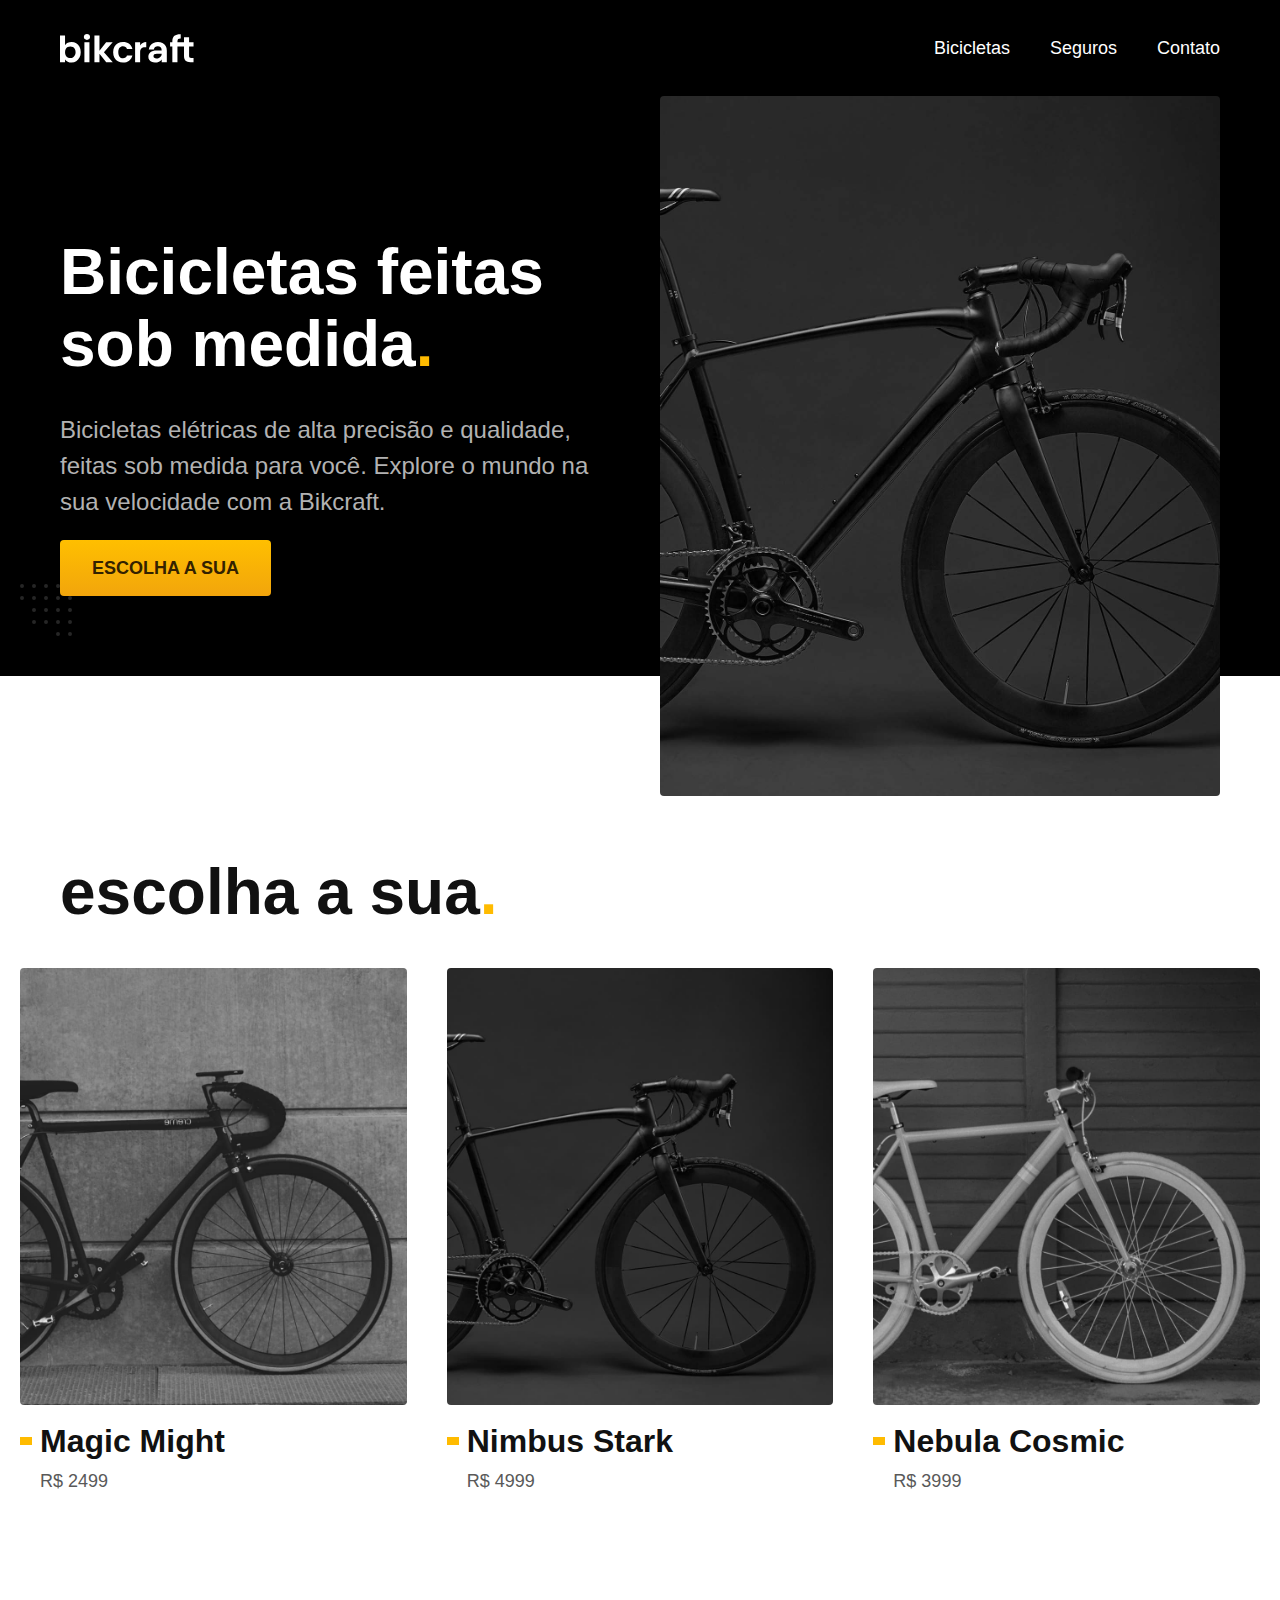
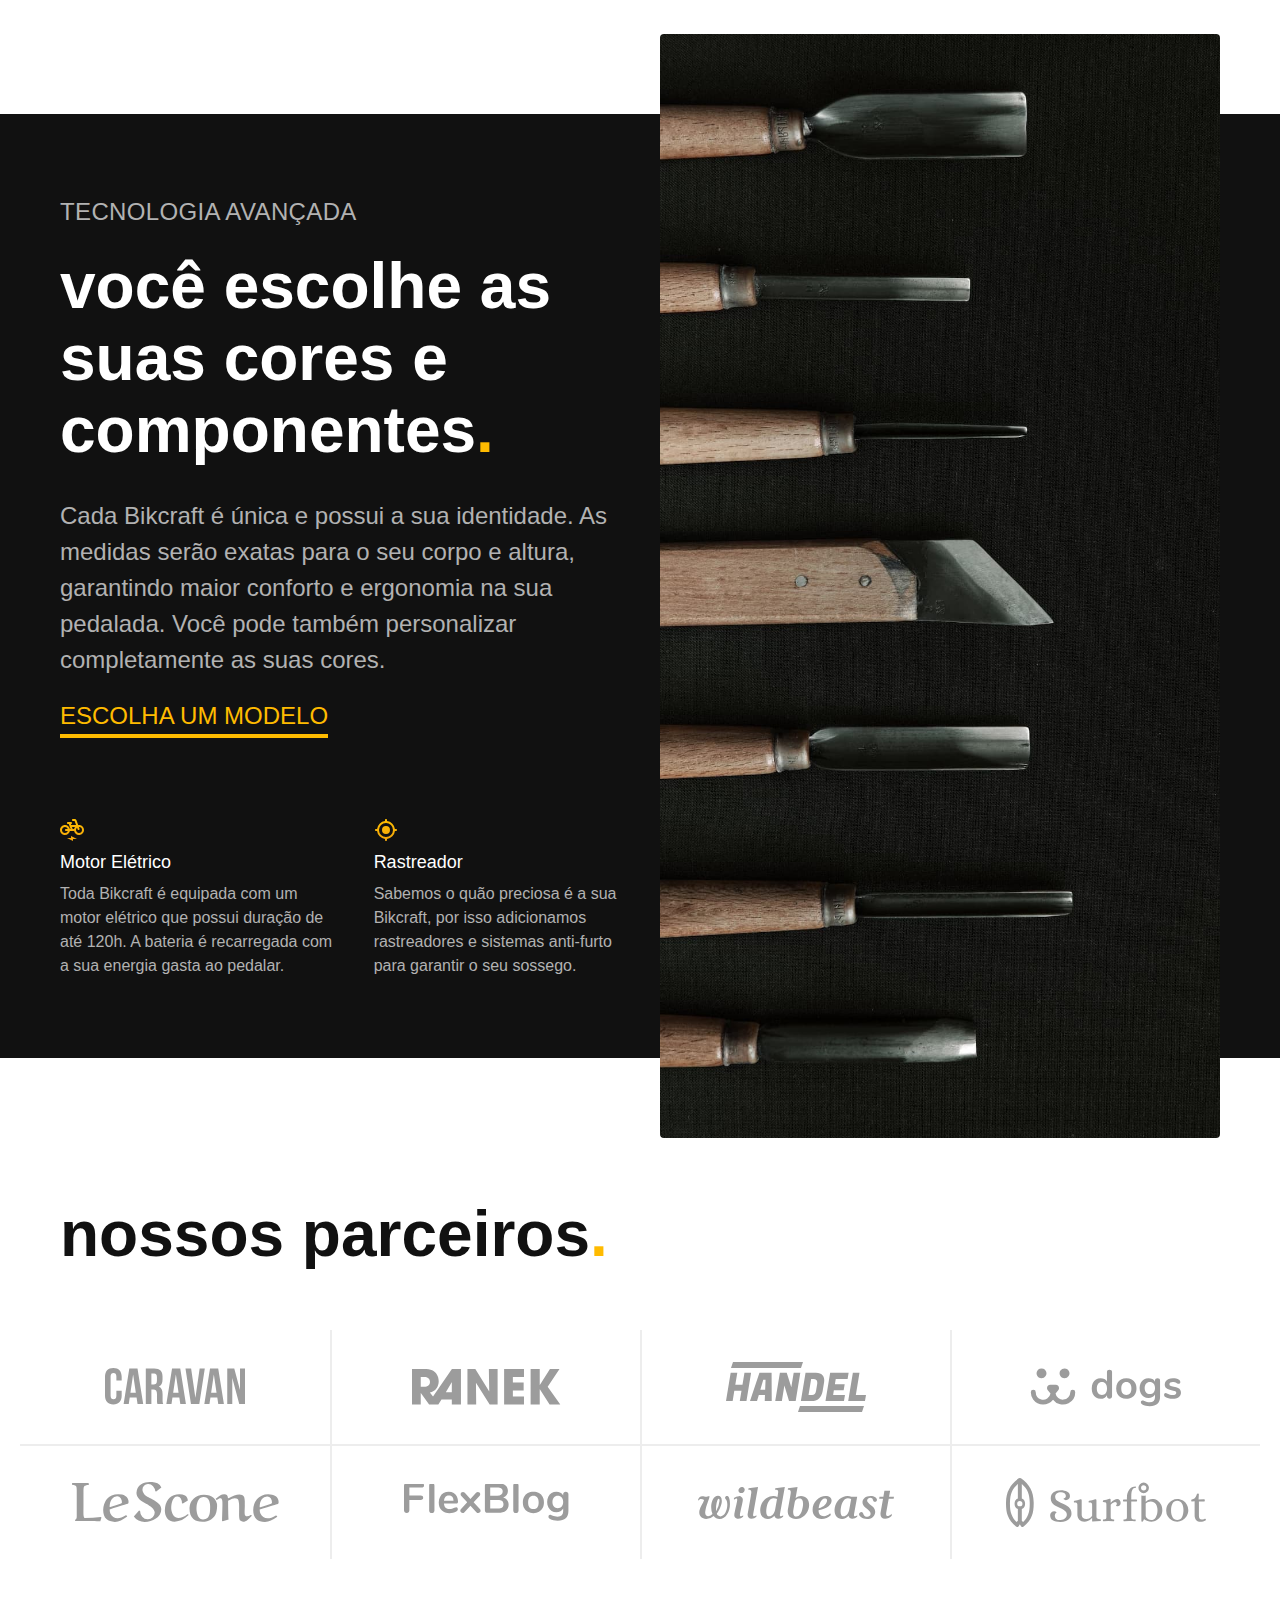
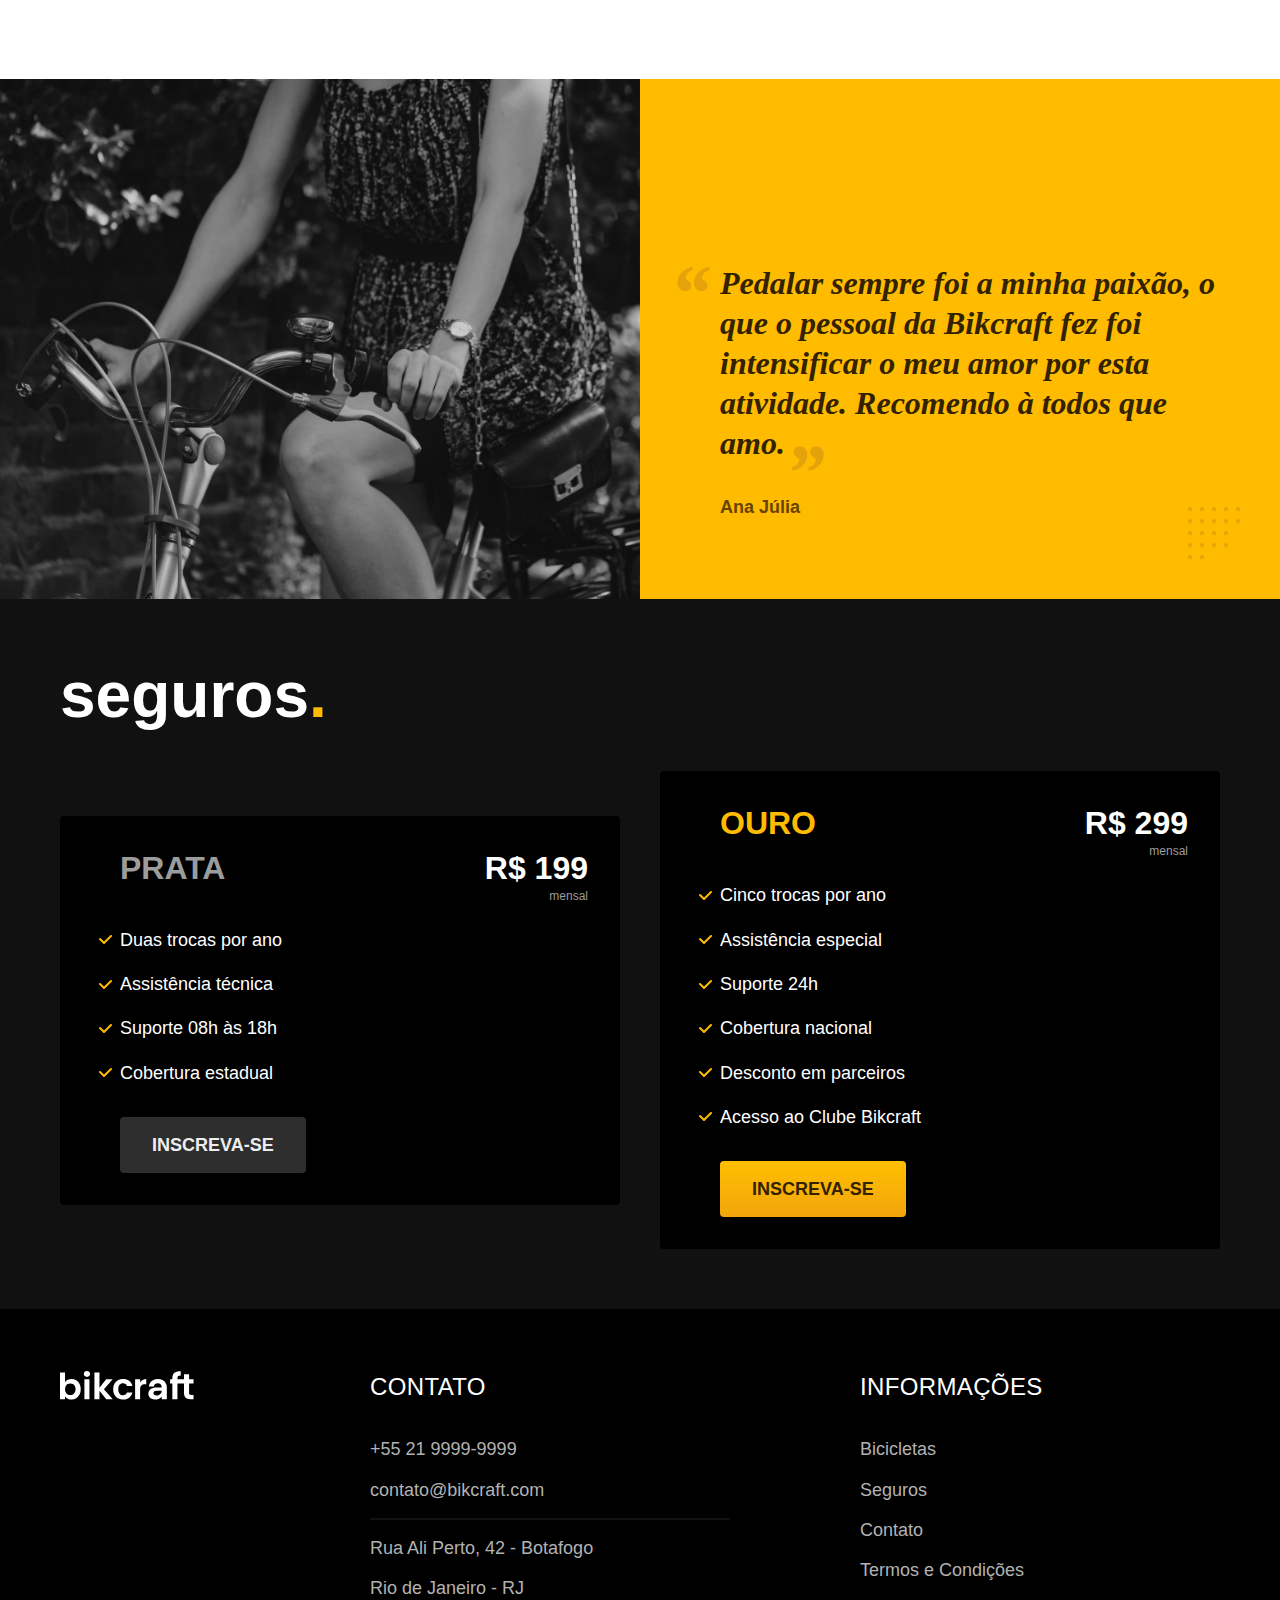
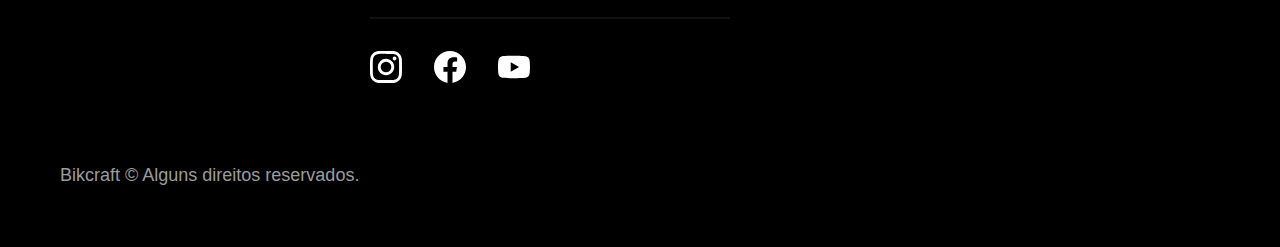
<file: index.html>
<!DOCTYPE html>
<html lang="pt-br">

<head>
  <meta charset="UTF-8">
  <meta name="viewport" content="width=device-width, initial-scale=1.0">

  <title>Bikcraft - Bicicletas Elétricas</title>
  <meta name="description" content="Bicicletas elétricas de alta precisão e qualidade, feitas sob medida para o cliente. Explore o mundo na sua velocidade com a Bikcraft.">

  <link rel="preload" href="./css/style.css" as="style">
  <link rel="stylesheet" href="./css/style.css">
</head>

<body>
  <header class="header-bg">
    <div class="header container">
      <a href="./">
        <img src="./img/bikcraft.svg" width="136" height="32" alt="Bikcraft">
      </a>

      <nav aria-label="primaria">
        <ul class="header-menu font-1-m cor-0">
          <li><a href="./bicicletas.html">Bicicletas</a></li>
          <li><a href="./seguros.html">Seguros</a></li>
          <li><a href="./contato.html">Contato</a></li>
        </ul>
      </nav>
    </div>
  </header>

  <main class="introducao-bg">
    <div class="introducao container">
      <div class="introducao-conteudo">
        <h1 class="font-1-xxl cor-0">Bicicletas feitas sob medida<span class="cor-p1">.</span></h1>
        <p class="font-2-l cor-5">Bicicletas elétricas de alta precisão e qualidade, feitas sob medida para você. Explore o mundo na sua velocidade com a Bikcraft.</p>
        <a class="botao" href="./bicicletas.html">Escolha a sua</a>
      </div>
      <picture>
        <source media="(max-width: 800px)" srcset="./img/bicicletas/nimbus.jpg">
        <img src="./img/fotos/introducao.jpg" width="1280" height="1600" alt="Bicicleta elétrica preta.">
      </picture>
    </div>
  </main>

  <article class="bicicletas-lista">
    <h2 class="container font-1-xxl">escolha a sua<span class="cor-p1">.</span></h2>

    <ul>
      <li>
        <a href="./bicicletas/magic.html">
          <img src="./img/bicicletas/magic-home.jpg" alt="Bicicleta preta" width="920" height="1040">
          <h3 class="font-1-xl">Magic Might</h3>
          <span class="font-2-m cor-8">R$ 2499</span>
        </a>
      </li>
      <li>
        <a href="./bicicletas/nimbus.html">
          <img src="./img/bicicletas/nimbus-home.jpg" alt="Bicicleta preta" width="920" height="1040">
          <h3 class="font-1-xl">Nimbus Stark</h3>
          <span class="font-2-m cor-8">R$ 4999</span>
        </a>
      </li>
      <li>
        <a href="./bicicletas/nebula.html">
          <img src="./img/bicicletas/nebula-home.jpg" alt="Bicicleta preta" width="920" height="1040">
          <h3 class="font-1-xl">Nebula Cosmic</h3>
          <span class="font-2-m cor-8">R$ 3999</span>
        </a>
      </li>
    </ul>
  </article>

  <article class="tecnologia-bg">
    <div class="tecnologia container">
      <div class="tecnologia-conteudo">
        <span class="font-2-l-b cor-5">Tecnologia Avançada</span>
        <h2 class="font-1-xxl cor-0">você escolhe as suas cores e componentes<span class="cor-p1">.</span></h2>
        <p class="font-2-l cor-5">Cada Bikcraft é única e possui a sua identidade. As medidas serão exatas para o seu corpo e altura, garantindo maior conforto e ergonomia na sua pedalada. Você pode também personalizar completamente as suas cores.</p>
        <a class="link" href="./bicicletas.html">Escolha um modelo</a>
        <div class="tecnologia-vantagens">
          <div>
            <img src="./img/icones/eletrica.svg" width="24" height="24" alt="">
            <h3 class="font-1-m cor-0">Motor Elétrico</h3>
            <p class="font-2-s cor-5">Toda Bikcraft é equipada com um motor elétrico que possui duração de até 120h. A bateria é recarregada com a sua energia gasta ao pedalar.</p>
          </div>
          <div>
            <img src="./img/icones/rastreador.svg" width="24" height="24" alt="">
            <h3 class="font-1-m cor-0">Rastreador</h3>
            <p class="font-2-s cor-5">Sabemos o quão preciosa é a sua Bikcraft, por isso adicionamos rastreadores e sistemas anti-furto para garantir o seu sossego.</p>
          </div>
        </div>
      </div>
      <div class="tecnologia-imagem">
        <img src="./img/fotos/tecnologia.jpg" width="1200" height="1920" alt="">
      </div>
    </div>
  </article>

  <section class="parceiros" aria-label="Nossos Parceiros">
    <h2 class="container font-1-xxl">nossos parceiros<span class="cor-p1">.</span></h2>

    <ul>
      <li><img src="./img/parceiros/caravan.svg" alt="Caravan" width="140" height="38"></li>
      <li><img src="./img/parceiros/ranek.svg" alt="Ranek" width="149" height="36"></li>
      <li><img src="./img/parceiros/handel.svg" alt="Handel" width="140" height="50"></li>
      <li><img src="./img/parceiros/dogs.svg" alt="Dogs" width="152" height="39"></li>
      <li><img src="./img/parceiros/lescone.svg" alt="LeScone" width="208" height="41"></li>
      <li><img src="./img/parceiros/flexblog.svg" alt="FlexBlog" width="165" height="38"></li>
      <li><img src="./img/parceiros/wildbeast.svg" alt="Wildbeast" width="196" height="34"></li>
      <li><img src="./img/parceiros/surfbot.svg" alt="Surfbot" width="200" height="49"></li>
    </ul>
  </section>

  <section class="depoimento" aria-label="Depoimento">
    <div>
      <img src="./img/fotos/depoimento.jpg" width="1560" height="1360" alt="Pessoa pedalando uma bicicleta Bikcraft">
    </div>
    <div class="depoimento-conteudo">
      <blockquote class="font-1-xl cor-p5">
        <p>Pedalar sempre foi a minha paixão, o que o pessoal da Bikcraft fez foi intensificar o meu amor por esta atividade. Recomendo à todos que amo.</p>
      </blockquote>
      <span class="font-1-m-b cor-p4">Ana Júlia</span>
    </div>
  </section>

  <article class="seguros-bg">
    <div class="seguros container">
      <h2 class="font-1-xxl cor-0">seguros<span class="cor-p1">.</span></h2>
      <div class="seguros-item">
        <h3 class="font-1-xl cor-6">PRATA</h3>
        <span class="font-1-xl cor-0">R$ 199 <span class="font-1-xs cor-6">mensal</span></span>
        <ul class="font-2-m cor-0">
          <li>Duas trocas por ano</li>
          <li>Assistência técnica</li>
          <li>Suporte 08h às 18h</li>
          <li>Cobertura estadual</li>
        </ul>
        <a class="botao secundario" href="./orcamento.html">Inscreva-se</a>
      </div>

      <div class="seguros-item">
        <h3 class="font-1-xl cor-p1">OURO</h3>
        <span class="font-1-xl cor-0">R$ 299 <span class="font-1-xs cor-6">mensal</span></span>
        <ul class="font-2-m cor-0">
          <li>Cinco trocas por ano</li>
          <li>Assistência especial</li>
          <li>Suporte 24h</li>
          <li>Cobertura nacional</li>
          <li>Desconto em parceiros</li>
          <li>Acesso ao Clube Bikcraft</li>
        </ul>
        <a class="botao" href="./orcamento.html">Inscreva-se</a>
      </div>
    </div>
  </article>

  <footer class="footer-bg">
    <div class="footer container">
      <img src="./img/bikcraft.svg" width="136" height="32" alt="Bikcraft">
      <div class="footer-contato">
        <h3 class="font-2-l-b cor-0">Contato</h3>
        <ul class="font-2-m cor-5">
          <li><a href="tel:+552199999999">+55 21 9999-9999</a></li>
          <li><a href="mailto:contato@bikcraft.com">contato@bikcraft.com</a></li>
          <li>Rua Ali Perto, 42 - Botafogo</li>
          <li>Rio de Janeiro - RJ</li>
        </ul>
        <div class="footer-redes">
          <a href="./">
            <img src="./img/redes/instagram.svg" width="32" height="32" alt="Instagram">
          </a>
          <a href="./">
            <img src="./img/redes/facebook.svg" width="32" height="32" alt="Facebook">
          </a>
          <a href="./">
            <img src="./img/redes/youtube.svg" width="32" height="32" alt="Youtube">
          </a>
        </div>
      </div>
      <div class="footer-informacoes">
        <h3 class="font-2-l-b cor-0">Informações</h3>
        <nav>
          <ul class="font-1-m cor-5">
            <li><a href="./bicicletas.html">Bicicletas</a></li>
            <li><a href="./seguros.html">Seguros</a></li>
            <li><a href="./contato.html">Contato</a></li>
            <li><a href="./termos.html">Termos e Condições</a></li>
          </ul>
        </nav>
      </div>
      <p class="footer-copy font-2-m cor-6">Bikcraft © Alguns direitos reservados.</p>
    </div>
  </footer>
</body>

</html>
</file>
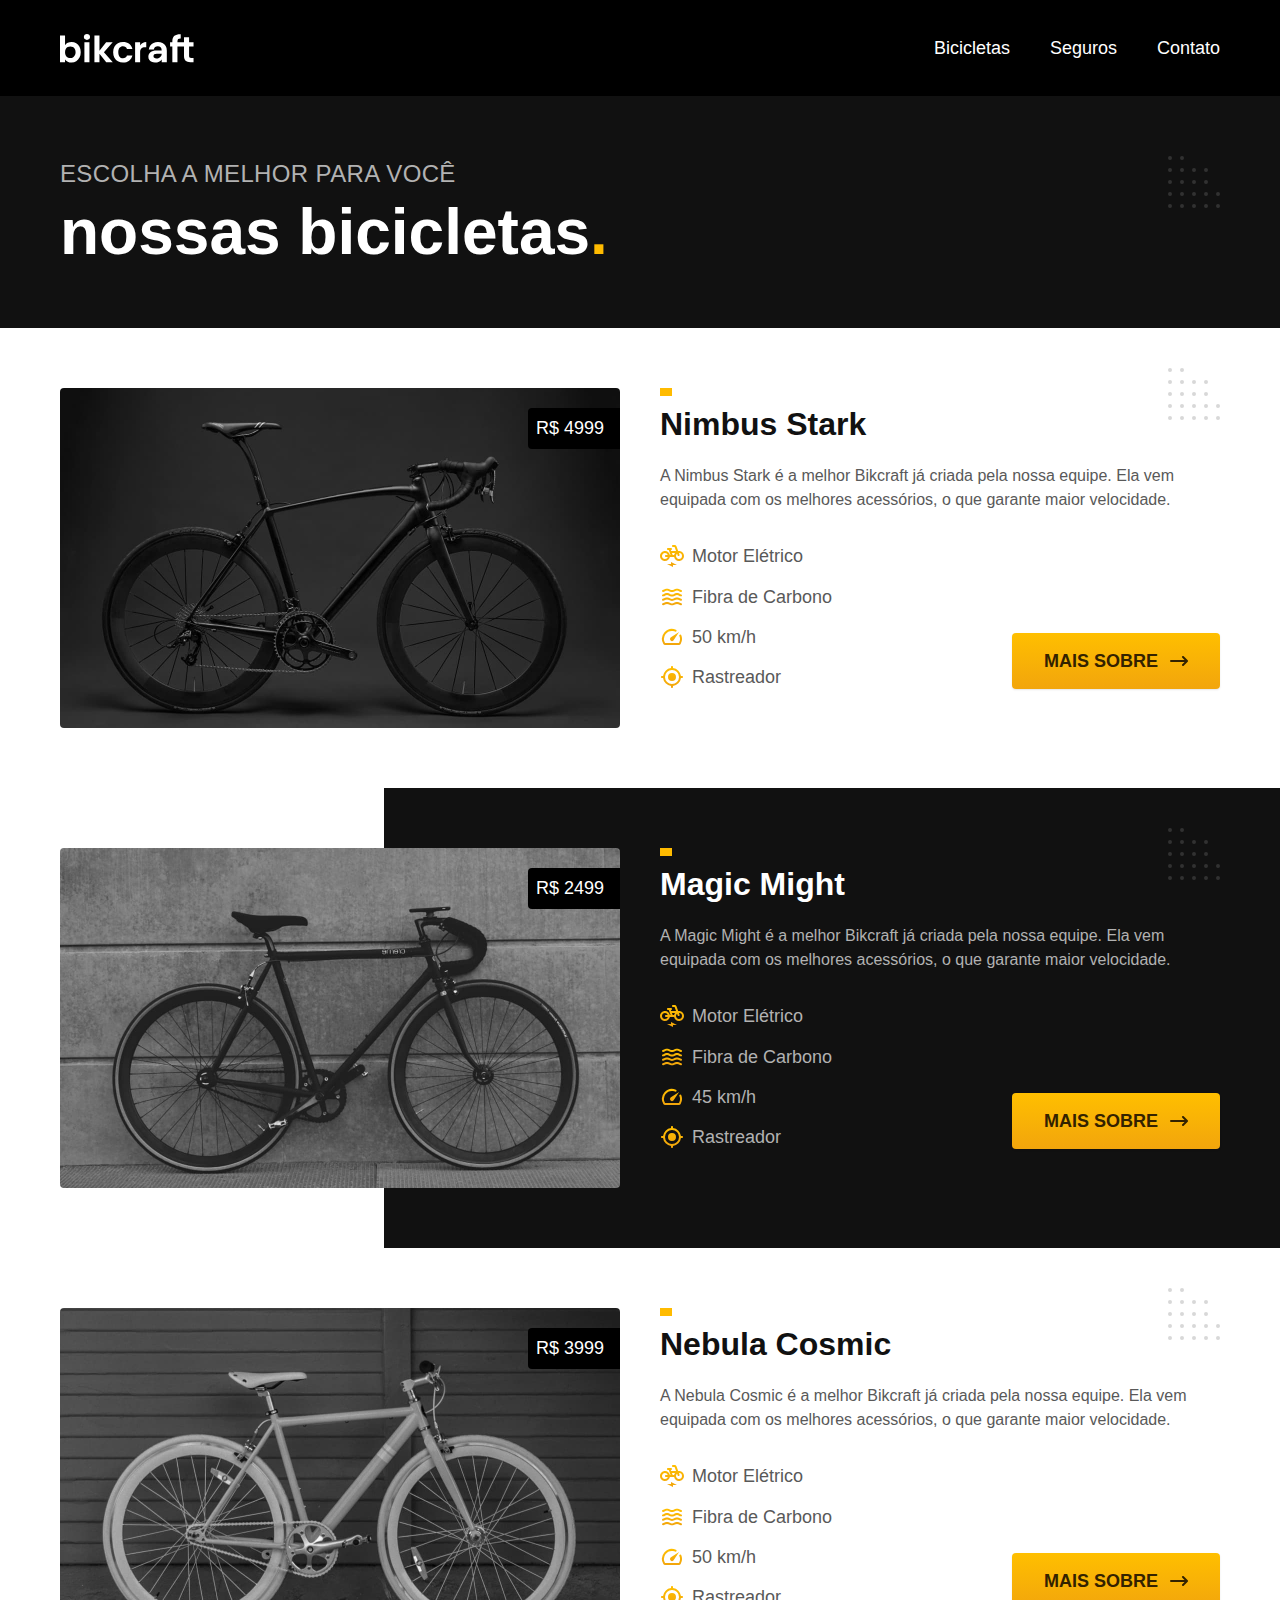
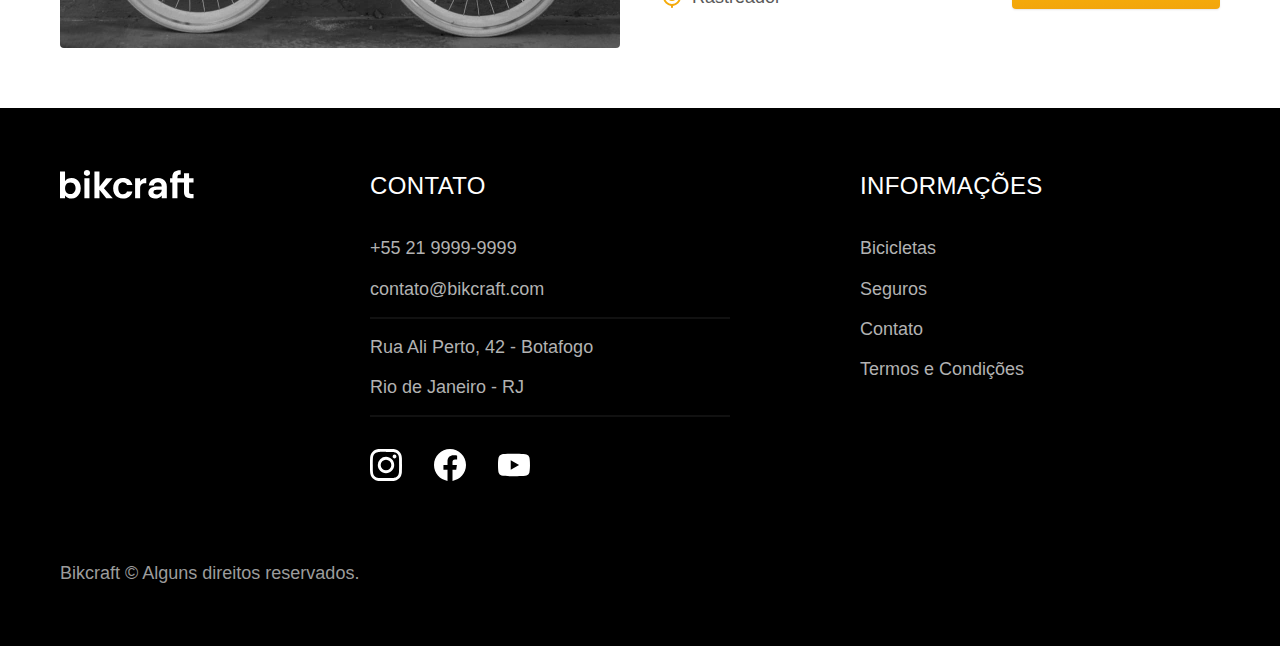
<file: bicicletas.html>
<!DOCTYPE html>
<html lang="pt-br">

<head>
  <meta charset="UTF-8">
  <meta name="viewport" content="width=device-width, initial-scale=1.0">

  <title>Bicicletas | Bikcraft</title>
  <meta name="description" content="Bicicletas">

  <link rel="preload" href="./css/style.css" as="style">
  <link rel="stylesheet" href="./css/style.css">
</head>

<body id="bicicletas">
  <header class="header-bg">
    <div class="header container">
      <a href="./">
        <img src="./img/bikcraft.svg" alt="Bikcraft">
      </a>

      <nav aria-label="primaria">
        <ul class="header-menu font-1-m cor-0">
          <li><a href="./bicicletas.html">Bicicletas</a></li>
          <li><a href="./seguros.html">Seguros</a></li>
          <li><a href="./contato.html">Contato</a></li>
        </ul>
      </nav>
    </div>
  </header>

  <main>
    <div class="titulo-bg">
      <div class="titulo container">
        <p class="font-2-l-b cor-5">Escolha a melhor para você</p>
        <h1 class="font-1-xxl cor-0">nossas bicicletas<span class="cor-p1">.</span></h1>
      </div>
    </div>

    <div class="bicicletas container">
      <div class="bicicletas-imagem">
        <img src="./img/bicicletas/nimbus.jpg" alt="Bicicleta preta">
        <span class="font-2-m cor-0">R$ 4999</span>
      </div>
      <div class="bicicletas-conteudo">
        <h2 class="font-1-xl">Nimbus Stark</h2>
        <p class="font-2-s cor-8">A Nimbus Stark é a melhor Bikcraft já criada pela nossa equipe. Ela vem equipada com os melhores acessórios, o que garante maior velocidade.</p>
        <ul class="font-1-m cor-8">
          <li>
            <img src="./img/icones/eletrica.svg" alt="">
            Motor Elétrico
          </li>
          <li>
            <img src="./img/icones/carbono.svg" alt="">
            Fibra de Carbono
          </li>
          <li>
            <img src="./img/icones/velocidade.svg" alt="">
            50 km/h
          </li>
          <li>
            <img src="./img/icones/rastreador.svg" alt="">
            Rastreador
          </li>
        </ul>
        <a class="botao seta" href="./bicicletas/nimbus.html">Mais Sobre</a>
      </div>
    </div>

    <div class="bicicletas-bg">
      <div class="bicicletas container">
        <div class="bicicletas-imagem">
          <img src="./img/bicicletas/magic.jpg" alt="Bicicleta preta">
          <span class="font-2-m cor-0">R$ 2499</span>
        </div>
        <div class="bicicletas-conteudo">
          <h2 class="font-1-xl cor-0">Magic Might</h2>
          <p class="font-2-s cor-5">A Magic Might é a melhor Bikcraft já criada pela nossa equipe. Ela vem equipada com os melhores acessórios, o que garante maior velocidade.</p>
          <ul class="font-1-m cor-5">
            <li>
              <img src="./img/icones/eletrica.svg" alt="">
              Motor Elétrico
            </li>
            <li>
              <img src="./img/icones/carbono.svg" alt="">
              Fibra de Carbono
            </li>
            <li>
              <img src="./img/icones/velocidade.svg" alt="">
              45 km/h
            </li>
            <li>
              <img src="./img/icones/rastreador.svg" alt="">
              Rastreador
            </li>
          </ul>
          <a class="botao seta" href="./bicicletas/magic.html">Mais Sobre</a>
        </div>
      </div>
    </div>

    <div class="bicicletas container">
      <div class="bicicletas-imagem">
        <img src="./img/bicicletas/nebula.jpg" alt="Bicicleta preta">
        <span class="font-2-m cor-0">R$ 3999</span>
      </div>
      <div class="bicicletas-conteudo">
        <h2 class="font-1-xl">Nebula Cosmic</h2>
        <p class="font-2-s cor-8">A Nebula Cosmic é a melhor Bikcraft já criada pela nossa equipe. Ela vem equipada com os melhores acessórios, o que garante maior velocidade.</p>
        <ul class="font-1-m cor-8">
          <li>
            <img src="./img/icones/eletrica.svg" alt="">
            Motor Elétrico
          </li>
          <li>
            <img src="./img/icones/carbono.svg" alt="">
            Fibra de Carbono
          </li>
          <li>
            <img src="./img/icones/velocidade.svg" alt="">
            50 km/h
          </li>
          <li>
            <img src="./img/icones/rastreador.svg" alt="">
            Rastreador
          </li>
        </ul>
        <a class="botao seta" href="./bicicletas/nebula.html">Mais Sobre</a>
      </div>
    </div>

  </main>

  <footer class="footer-bg">
    <div class="footer container">
      <img src="./img/bikcraft.svg" alt="Bikcraft">
      <div class="footer-contato">
        <h3 class="font-2-l-b cor-0">Contato</h3>
        <ul class="font-2-m cor-5">
          <li><a href="tel:+552199999999">+55 21 9999-9999</a></li>
          <li><a href="mailto:contato@bikcraft.com">contato@bikcraft.com</a></li>
          <li>Rua Ali Perto, 42 - Botafogo</li>
          <li>Rio de Janeiro - RJ</li>
        </ul>
        <div class="footer-redes">
          <a href="./">
            <img src="./img/redes/instagram.svg" alt="Instagram">
          </a>
          <a href="./">
            <img src="./img/redes/facebook.svg" alt="Facebook">
          </a>
          <a href="./">
            <img src="./img/redes/youtube.svg" alt="Youtube">
          </a>
        </div>
      </div>
      <div class="footer-informacoes">
        <h3 class="font-2-l-b cor-0">Informações</h3>
        <nav>
          <ul class="font-1-m cor-5">
            <li><a href="./bicicletas.html">Bicicletas</a></li>
            <li><a href="./seguros.html">Seguros</a></li>
            <li><a href="./contato.html">Contato</a></li>
            <li><a href="./termos.html">Termos e Condições</a></li>
          </ul>
        </nav>
      </div>
      <p class="footer-copy font-2-m cor-6">Bikcraft © Alguns direitos reservados.</p>
    </div>
  </footer>
</body>

</html>
</file>
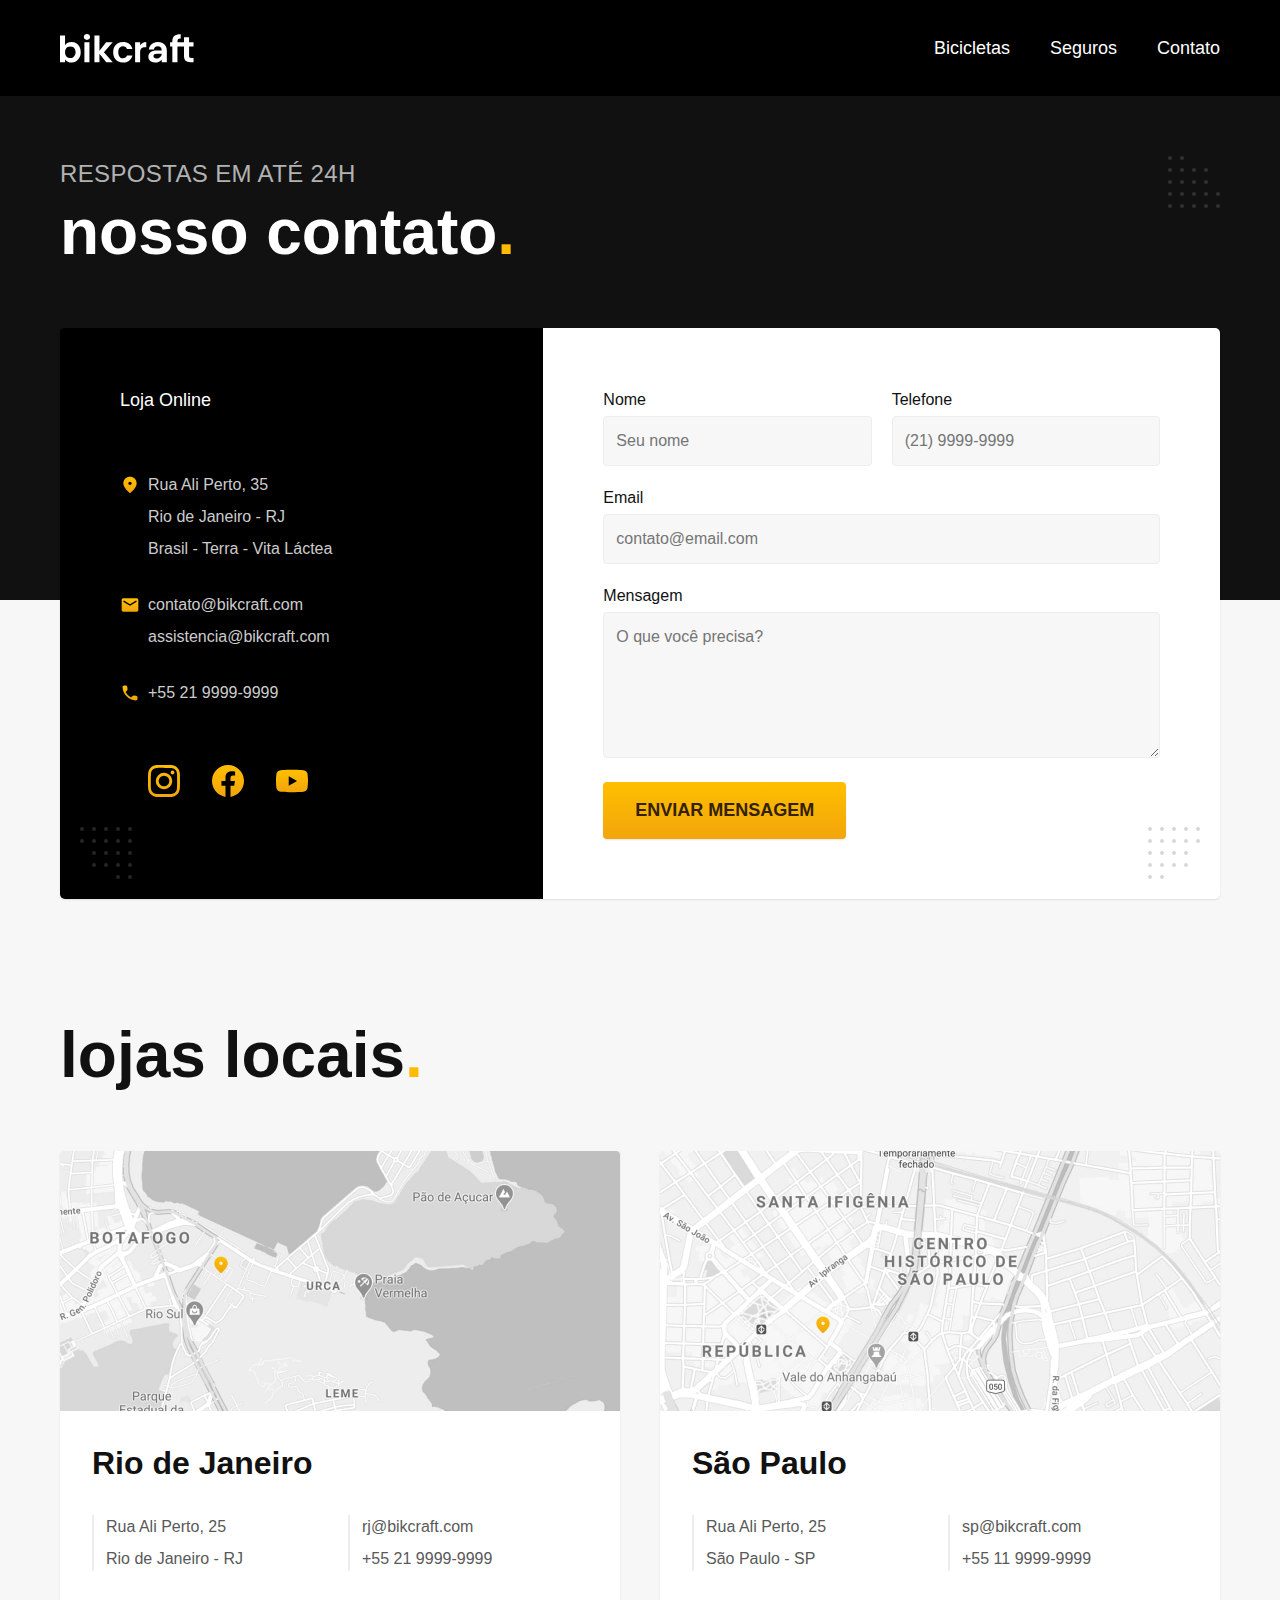
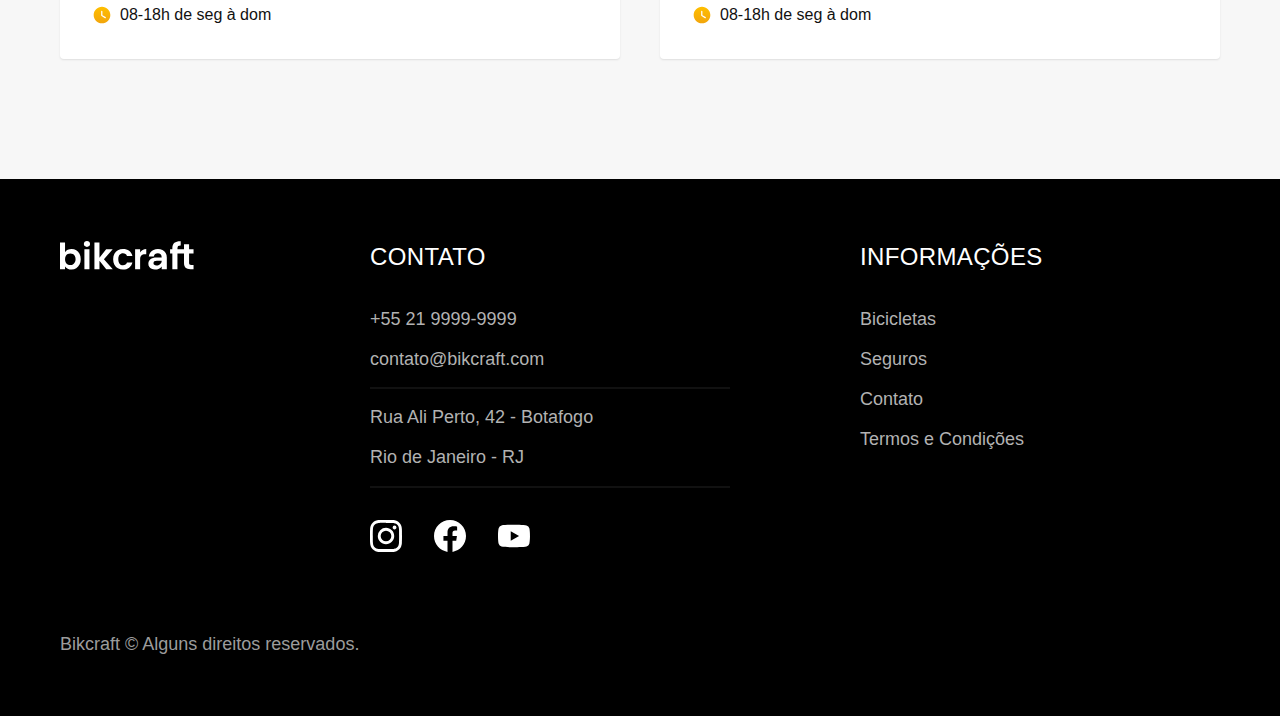
<file: contato.html>
<!DOCTYPE html>
<html lang="pt-br">

<head>
  <meta charset="UTF-8">
  <meta name="viewport" content="width=device-width, initial-scale=1.0">

  <title>Contato | Bikcraft</title>
  <meta name="description" content="Contato.">

  <link rel="preload" href="./css/style.css" as="style">
  <link rel="stylesheet" href="./css/style.css">
</head>

<body id="contato">
  <header class="header-bg">
    <div class="header container">
      <a href="./">
        <img src="./img/bikcraft.svg" alt="Bikcraft">
      </a>

      <nav aria-label="primaria">
        <ul class="header-menu font-1-m cor-0">
          <li><a href="./bicicletas.html">Bicicletas</a></li>
          <li><a href="./seguros.html">Seguros</a></li>
          <li><a href="./contato.html">Contato</a></li>
        </ul>
      </nav>
    </div>
  </header>

  <main>
    <div class="titulo-bg">
      <div class="titulo container">
        <p class="font-2-l-b cor-5">Respostas em até 24h</p>
        <h1 class="font-1-xxl cor-0">nosso contato<span class="cor-p1">.</span></h1>
      </div>
    </div>

    <div class="contato container">
      <section class="contato-dados" aria-label="Endereço">
        <h2 class="font-1-m cor-0">Loja Online</h2>
        <div class="contato-endereco font-2-s cor-4">
          <p>Rua Ali Perto, 35</p>
          <p>Rio de Janeiro - RJ</p>
          <p>Brasil - Terra - Vita Láctea</p>
        </div>
        <address class="contato-meios font-2-s cor-4">
          <a href="mailto:contato@bikcraft.com">contato@bikcraft.com</a>
          <a href="mailto:assistencia@bikcraft.com">assistencia@bikcraft.com</a>
          <a href="tel:+552199999999">+55 21 9999-9999</a>
        </address>
        <div class="contato-redes">
          <a href="./">
            <img src="./img/redes/instagram-p.svg" alt="Instagram">
          </a>
          <a href="./">
            <img src="./img/redes/facebook-p.svg" alt="Facebook">
          </a>
          <a href="./">
            <img src="./img/redes/youtube-p.svg" alt="Youtube">
          </a>
        </div>
      </section>
      <section class="contato-formulario" aria-label="Formulário">
        <form class="form" action="./contato.html">
          <div>
            <label for="nome">Nome</label>
            <input type="text" id="nome" name="nome" placeholder="Seu nome">
          </div>
          <div>
            <label for="telefone">Telefone</label>
            <input type="text" id="telefone" name="telefone" placeholder="(21) 9999-9999">
          </div>
          <div class="col-2">
            <label for="email">Email</label>
            <input type="email" id="email" name="email" placeholder="contato@email.com">
          </div>
          <div class="col-2">
            <label for="mensagem">Mensagem</label>
            <textarea rows="5" id="mensagem" name="mensagem" placeholder="O que você precisa?"></textarea>
          </div>
          <button class="botao col-2">Enviar Mensagem</button>
        </form>
      </section>
    </div>
  </main>

  <article class="lojas container">
    <h2 class="font-1-xxl">lojas locais<span class="cor-p1">.</span></h2>
    <div class="lojas-item">
      <img src="./img/lojas/rj.jpg" alt="mapa marcando o endereço em Rua Ali Perto, 25 - Rio de Janeiro - RJ">
      <div class="lojas-conteudo">
        <h3 class="font-1-xl">Rio de Janeiro</h3>
        <div class="lojas-dados font-2-s cor-8">
          <p>Rua Ali Perto, 25</p>
          <p>Rio de Janeiro - RJ</p>
        </div>
        <div class="lojas-dados font-2-s cor-8">
          <a href="mailto:rj@bikcraft.com">rj@bikcraft.com</a>
          <a href="tel:+552199999999">+55 21 9999-9999</a>
        </div>
        <p class="lojas-tempo font-1-s"><img src="./img/icones/horario.svg" alt="">08-18h de seg à dom</p>
      </div>
    </div>

    <div class="lojas-item">
      <img src="./img/lojas/sp.jpg" alt="mapa marcando o endereço em Rua Ali Perto, 25 - São Paulo - SP">
      <div class="lojas-conteudo">
        <h3 class="font-1-xl">São Paulo</h3>
        <div class="lojas-dados font-2-s cor-8">
          <p>Rua Ali Perto, 25</p>
          <p>São Paulo - SP</p>
        </div>
        <div class="lojas-dados font-2-s cor-8">
          <a href="mailto:sp@bikcraft.com">sp@bikcraft.com</a>
          <a href="tel:+551199999999">+55 11 9999-9999</a>
        </div>
        <p class="lojas-tempo font-1-s"><img src="./img/icones/horario.svg" alt="">08-18h de seg à dom</p>
      </div>
    </div>
  </article>

  <footer class="footer-bg">
    <div class="footer container">
      <img src="./img/bikcraft.svg" alt="Bikcraft">
      <div class="footer-contato">
        <h3 class="font-2-l-b cor-0">Contato</h3>
        <ul class="font-2-m cor-5">
          <li><a href="tel:+552199999999">+55 21 9999-9999</a></li>
          <li><a href="mailto:contato@bikcraft.com">contato@bikcraft.com</a></li>
          <li>Rua Ali Perto, 42 - Botafogo</li>
          <li>Rio de Janeiro - RJ</li>
        </ul>
        <div class="footer-redes">
          <a href="./">
            <img src="./img/redes/instagram.svg" alt="Instagram">
          </a>
          <a href="./">
            <img src="./img/redes/facebook.svg" alt="Facebook">
          </a>
          <a href="./">
            <img src="./img/redes/youtube.svg" alt="Youtube">
          </a>
        </div>
      </div>
      <div class="footer-informacoes">
        <h3 class="font-2-l-b cor-0">Informações</h3>
        <nav>
          <ul class="font-1-m cor-5">
            <li><a href="./bicicletas.html">Bicicletas</a></li>
            <li><a href="./seguros.html">Seguros</a></li>
            <li><a href="./contato.html">Contato</a></li>
            <li><a href="./termos.html">Termos e Condições</a></li>
          </ul>
        </nav>
      </div>
      <p class="footer-copy font-2-m cor-6">Bikcraft © Alguns direitos reservados.</p>
    </div>
  </footer>
</body>

</html>
</file>
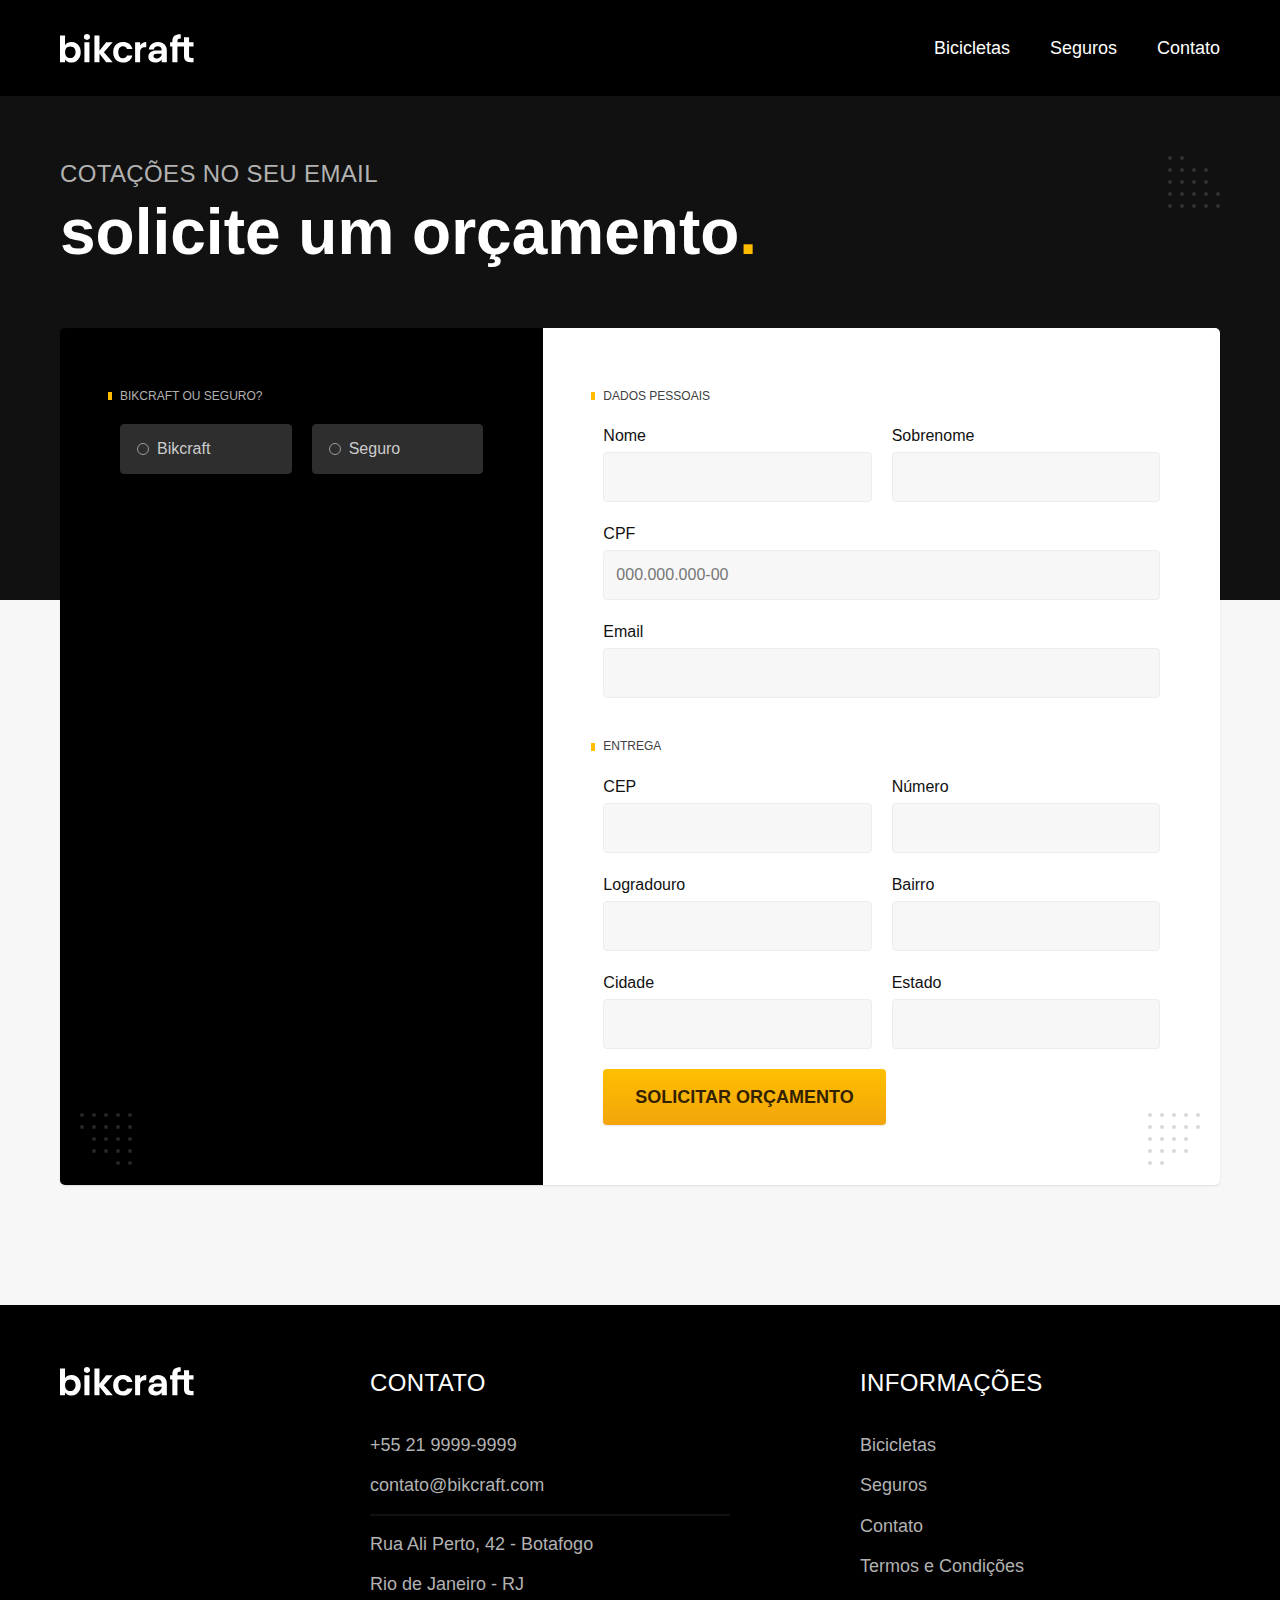
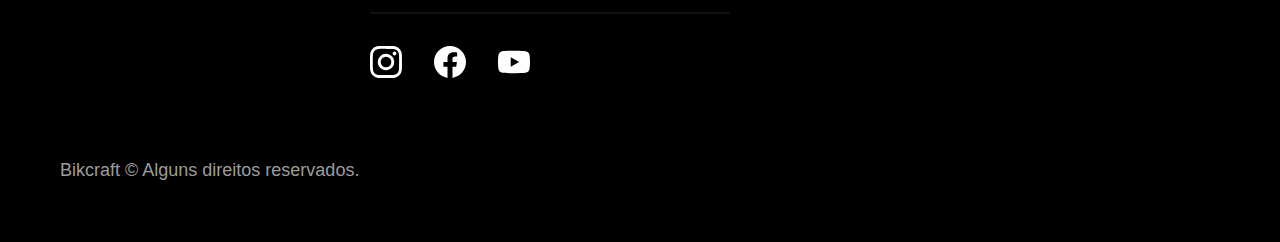
<file: orcamento.html>
<!DOCTYPE html>
<html lang="pt-br">

<head>
  <meta charset="UTF-8">
  <meta name="viewport" content="width=device-width, initial-scale=1.0">

  <title>Orçamento | Bikcraft</title>
  <meta name="description" content="Orçamento.">

  <link rel="preload" href="./css/style.css" as="style">
  <link rel="stylesheet" href="./css/style.css">
</head>

<body id="orcamento">
  <header class="header-bg">
    <div class="header container">
      <a href="./">
        <img src="./img/bikcraft.svg" alt="Bikcraft">
      </a>

      <nav aria-label="primaria">
        <ul class="header-menu font-1-m cor-0">
          <li><a href="./bicicletas.html">Bicicletas</a></li>
          <li><a href="./seguros.html">Seguros</a></li>
          <li><a href="./contato.html">Contato</a></li>
        </ul>
      </nav>
    </div>
  </header>

  <main>
    <div class="titulo-bg">
      <div class="titulo container">
        <p class="font-2-l-b cor-5">Cotações no seu email</p>
        <h1 class="font-1-xxl cor-0">solicite um orçamento<span class="cor-p1">.</span></h1>
      </div>
    </div>

    <form class="orcamento container" action="./orcamento.html">
      <div class="orcamento-produto">
        <h2 class="font-1-xs cor-5">Bikcraft ou Seguro?</h2>

        <input type="radio" name="tipo" value="bikcraft" id="bikcraft">
        <label for="bikcraft">Bikcraft</label>

        <input type="radio" name="tipo" value="seguro" id="seguro">
        <label for="seguro">Seguro</label>

        <div class="orcamento-conteudo" id="orcamento-bikcraft">
          <h2 class="font-1-xs cor-5">Escolha a sua</h2>

          <input type="radio" name="produto" value="nimbus" id="nimbus">
          <label for="nimbus">Nimbus Stark <span>R$ 4999</span></label>
          <div class="orcamento-detalhes">
            <ul class="font-1-xs cor-8">
              <li><img src="./img/icones/eletrica.svg" alt=""> Motor Elétrico</li>
              <li><img src="./img/icones/carbono.svg" alt=""> Fibra de Carbono</li>
              <li><img src="./img/icones/velocidade.svg" alt=""> 50 km/h</li>
              <li><img src="./img/icones/rastreador.svg" alt=""> Rastreador</li>
            </ul>
            <img src="./img/bicicletas/nimbus.jpg" alt="Bicicleta preta">
          </div>

          <input type="radio" name="produto" value="magic" id="magic">
          <label for="magic">Magic Might <span>R$ 2499</span></label>
          <div class="orcamento-detalhes">
            <ul class="font-1-xs cor-8">
              <li><img src="./img/icones/eletrica.svg" alt=""> Motor Elétrico</li>
              <li><img src="./img/icones/carbono.svg" alt=""> Fibra de Carbono</li>
              <li><img src="./img/icones/velocidade.svg" alt=""> 45 km/h</li>
              <li><img src="./img/icones/rastreador.svg" alt=""> Rastreador</li>
            </ul>
            <img src="./img/bicicletas/magic.jpg" alt="Bicicleta preta">
          </div>

          <input type="radio" name="produto" value="nebula" id="nebula">
          <label for="nebula">Nebula Cosmic <span>R$ 3999</span></label>
          <div class="orcamento-detalhes">
            <ul class="font-1-xs cor-8">
              <li><img src="./img/icones/eletrica.svg" alt=""> Motor Elétrico</li>
              <li><img src="./img/icones/carbono.svg" alt=""> Fibra de Carbono</li>
              <li><img src="./img/icones/velocidade.svg" alt=""> 40 km/h</li>
              <li><img src="./img/icones/rastreador.svg" alt=""> Rastreador</li>
            </ul>
            <img src="./img/bicicletas/nebula.jpg" alt="Bicicleta branca">
          </div>

        </div>

        <div class="orcamento-conteudo" id="orcamento-seguro">
          <h2 class="font-1-xs cor-5">Escolha o plano</h2>

          <input type="radio" name="produto" value="prata" id="prata">
          <label for="prata">Prata <span>R$ 199</span></label>

          <input type="radio" name="produto" value="ouro" id="ouro">
          <label for="ouro">Ouro <span>R$ 299</span></label>
        </div>
      </div>
      <div class="orcamento-dados form">
        <h2 class="font-1-xs cor-9 col-2">dados pessoais</h2>
        <div>
          <label for="nome">Nome</label>
          <input type="text" id="nome" name="nome">
        </div>
        <div>
          <label for="sobrenome">Sobrenome</label>
          <input type="text" id="sobrenome" name="sobrenome">
        </div>
        <div class="col-2">
          <label for="cpf">CPF</label>
          <input type="text" id="cpf" name="cpf" placeholder="000.000.000-00">
        </div>
        <div class="col-2">
          <label for="email">Email</label>
          <input type="email" id="email" name="email">
        </div>
        <h2 class="font-1-xs cor-9 col-2">entrega</h2>
        <div>
          <label for="cep">CEP</label>
          <input type="text" id="cep" name="cep">
        </div>
        <div>
          <label for="numero">Número</label>
          <input type="text" id="numero" name="numero">
        </div>
        <div>
          <label for="logradouro">Logradouro</label>
          <input type="text" id="logradouro" name="logradouro">
        </div>
        <div>
          <label for="bairro">Bairro</label>
          <input type="text" id="bairro" name="bairro">
        </div>
        <div>
          <label for="cidade">Cidade</label>
          <input type="text" id="cidade" name="cidade">
        </div>
        <div>
          <label for="estado">Estado</label>
          <input type="text" id="estado" name="estado">
        </div>
        <button class="botao col-2">Solicitar Orçamento</button>
      </div>
    </form>
  </main>

  <footer class="footer-bg">
    <div class="footer container">
      <img src="./img/bikcraft.svg" alt="Bikcraft">
      <div class="footer-contato">
        <h3 class="font-2-l-b cor-0">Contato</h3>
        <ul class="font-2-m cor-5">
          <li><a href="tel:+552199999999">+55 21 9999-9999</a></li>
          <li><a href="mailto:contato@bikcraft.com">contato@bikcraft.com</a></li>
          <li>Rua Ali Perto, 42 - Botafogo</li>
          <li>Rio de Janeiro - RJ</li>
        </ul>
        <div class="footer-redes">
          <a href="./">
            <img src="./img/redes/instagram.svg" alt="Instagram">
          </a>
          <a href="./">
            <img src="./img/redes/facebook.svg" alt="Facebook">
          </a>
          <a href="./">
            <img src="./img/redes/youtube.svg" alt="Youtube">
          </a>
        </div>
      </div>
      <div class="footer-informacoes">
        <h3 class="font-2-l-b cor-0">Informações</h3>
        <nav>
          <ul class="font-1-m cor-5">
            <li><a href="./bicicletas.html">Bicicletas</a></li>
            <li><a href="./seguros.html">Seguros</a></li>
            <li><a href="./contato.html">Contato</a></li>
            <li><a href="./termos.html">Termos e Condições</a></li>
          </ul>
        </nav>
      </div>
      <p class="footer-copy font-2-m cor-6">Bikcraft © Alguns direitos reservados.</p>
    </div>
  </footer>
</body>

</html>
</file>
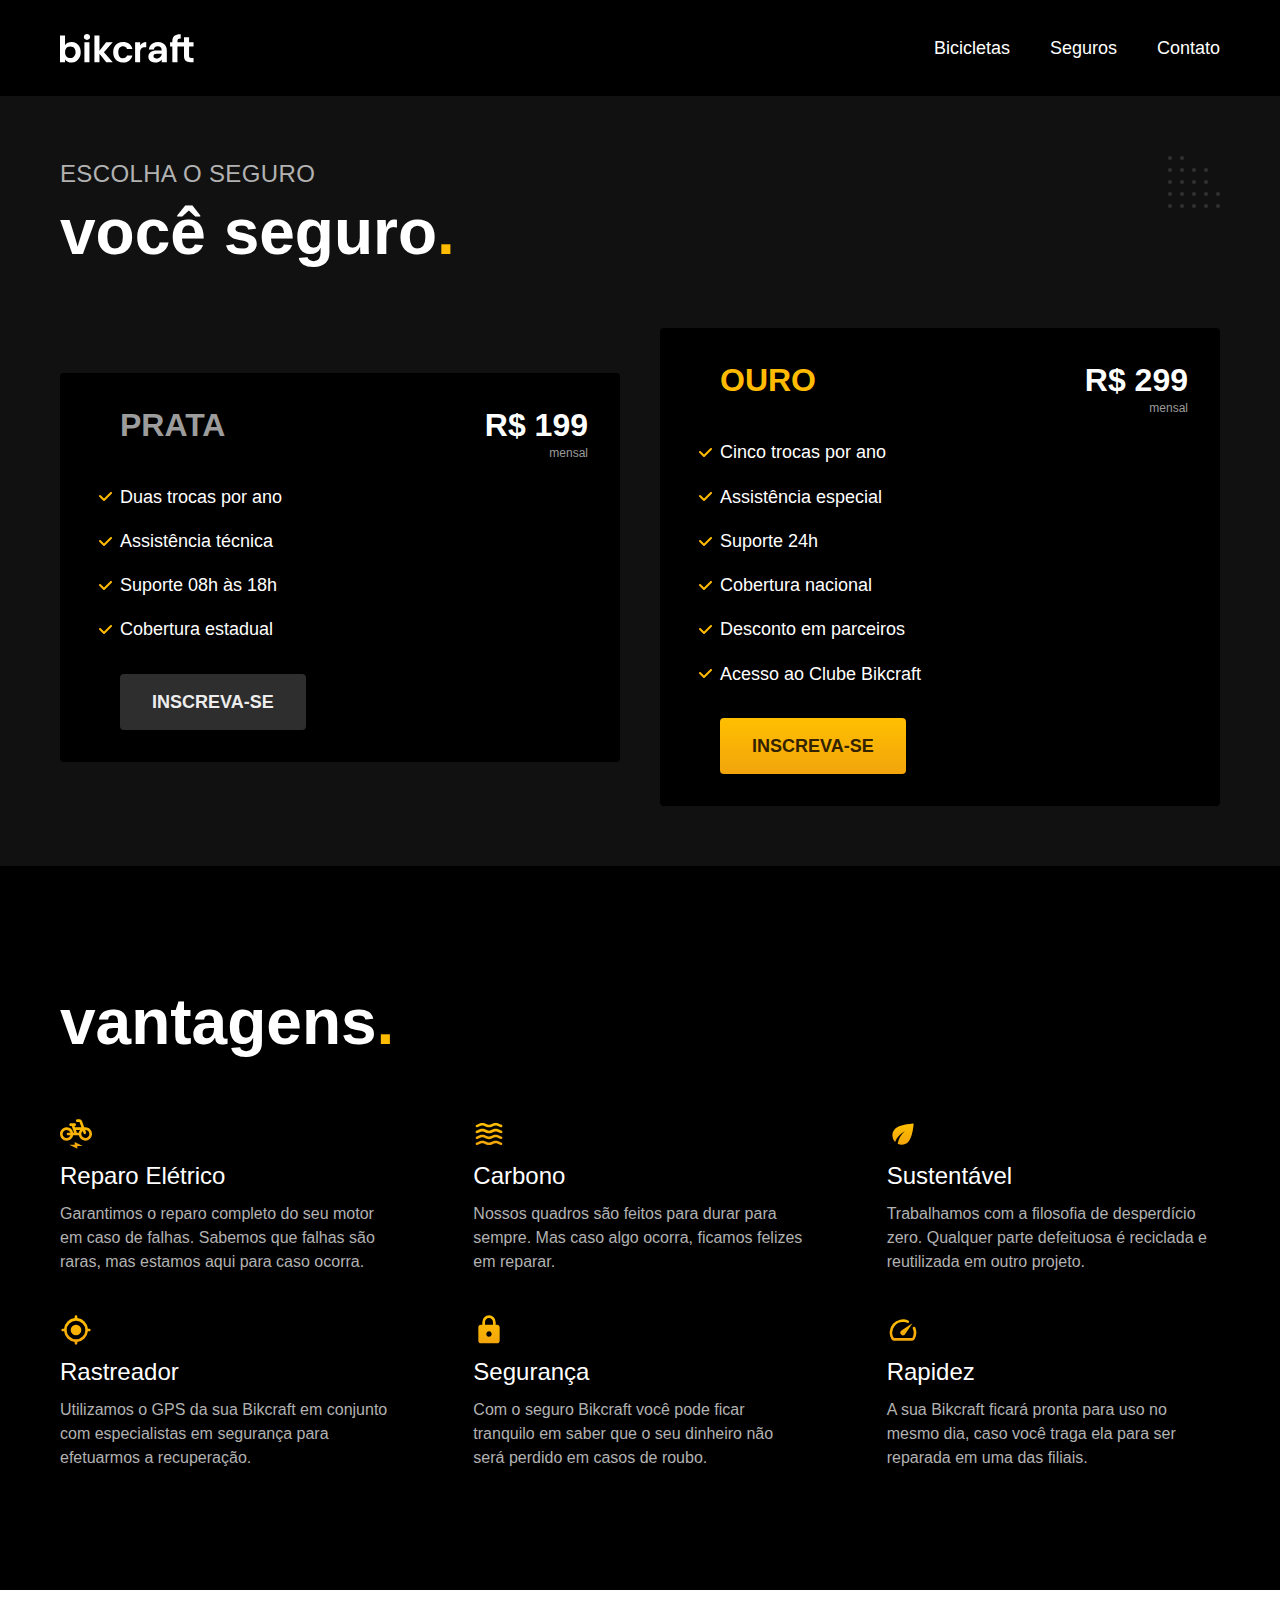
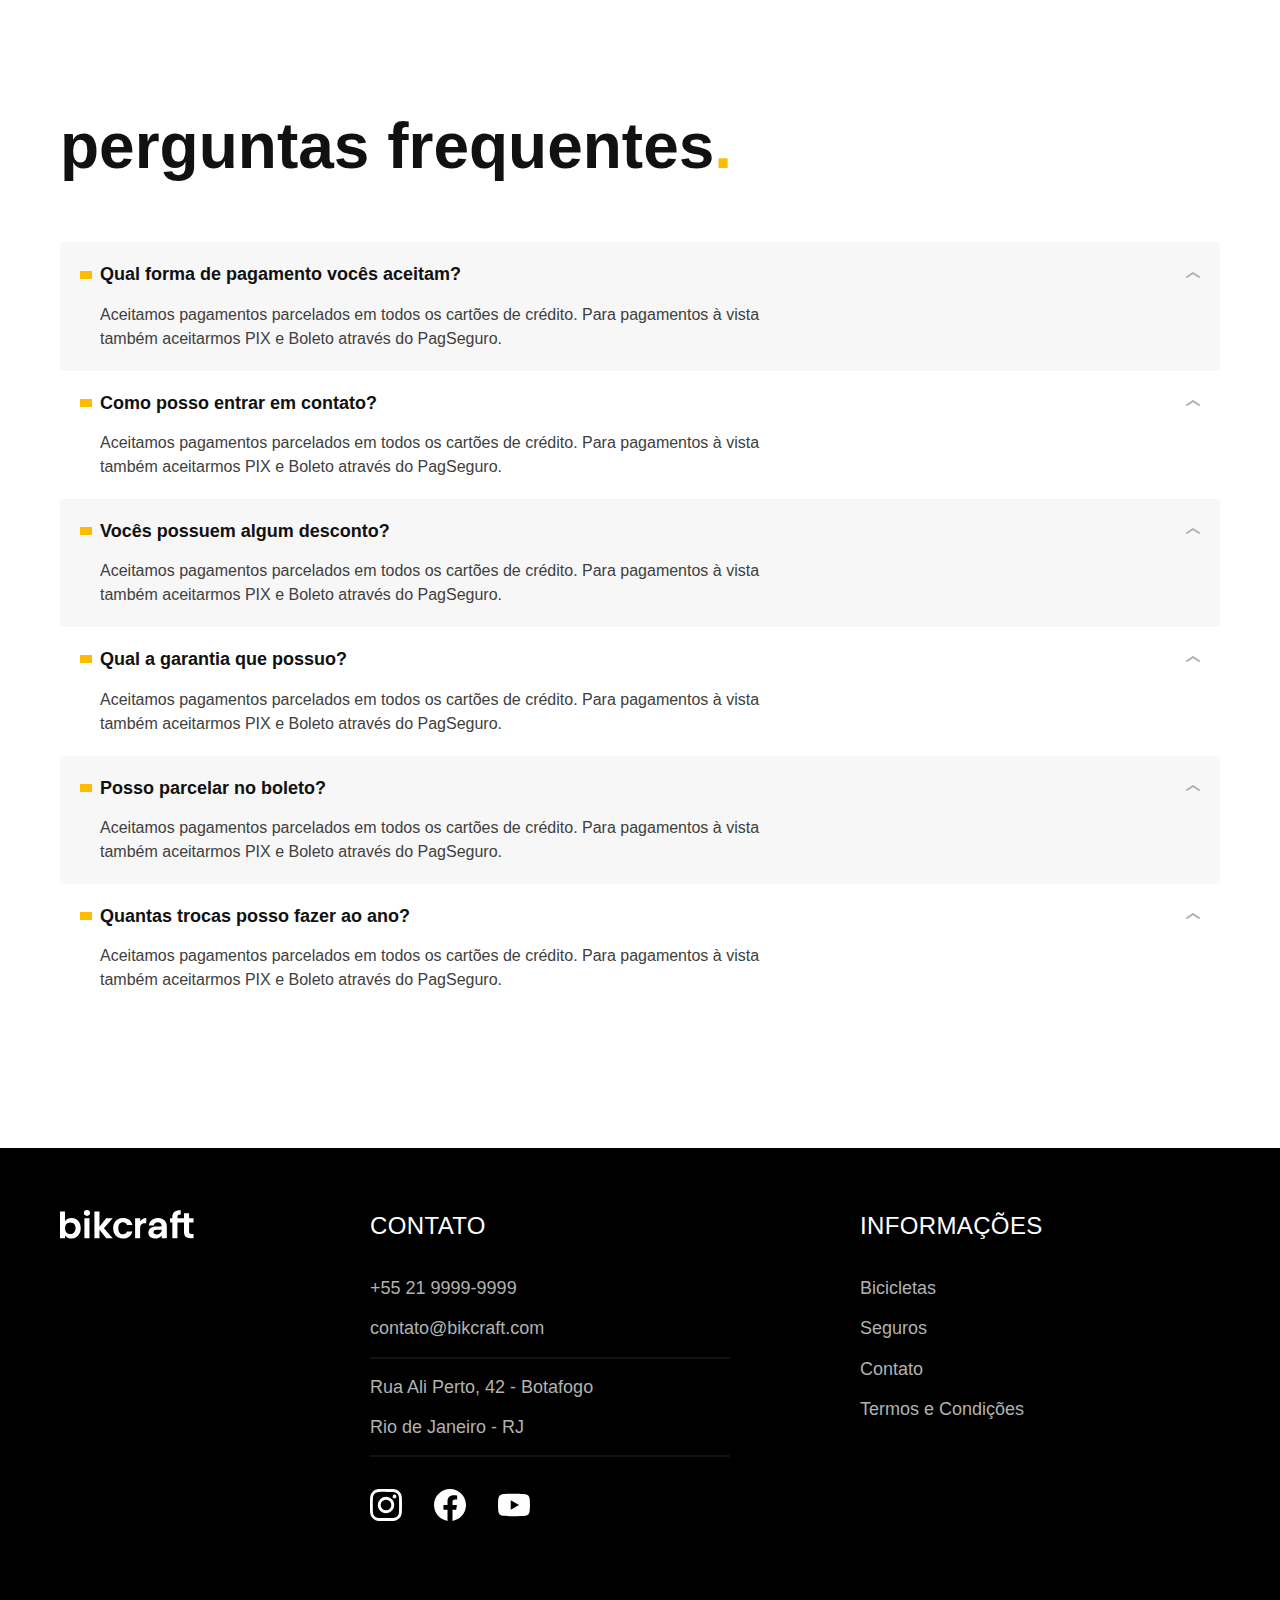
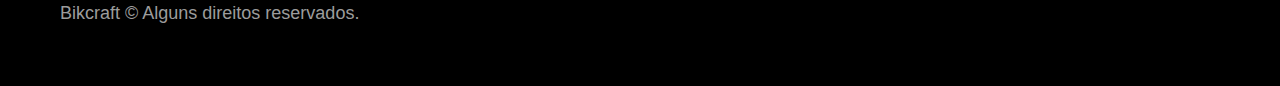
<file: seguros.html>
<!DOCTYPE html>
<html lang="pt-br">

<head>
  <meta charset="UTF-8">
  <meta name="viewport" content="width=device-width, initial-scale=1.0">

  <title>Seguros | Bikcraft</title>
  <meta name="description" content="Seguros.">

  <link rel="preload" href="./css/style.css" as="style">
  <link rel="stylesheet" href="./css/style.css">
</head>

<body id="seguros">
  <header class="header-bg">
    <div class="header container">
      <a href="./">
        <img src="./img/bikcraft.svg" alt="Bikcraft">
      </a>

      <nav aria-label="primaria">
        <ul class="header-menu font-1-m cor-0">
          <li><a href="./bicicletas.html">Bicicletas</a></li>
          <li><a href="./seguros.html">Seguros</a></li>
          <li><a href="./contato.html">Contato</a></li>
        </ul>
      </nav>
    </div>
  </header>

  <main class="seguros-bg">
    <div class="titulo-bg">
      <div class="titulo container">
        <p class="font-2-l-b cor-5">Escolha o seguro</p>
        <h1 class="font-1-xxl cor-0">você seguro<span class="cor-p1">.</span></h1>
      </div>
    </div>

    <div class="seguros container">

      <div class="seguros-item">
        <h3 class="font-1-xl cor-6">PRATA</h3>
        <span class="font-1-xl cor-0">R$ 199 <span class="font-1-xs cor-6">mensal</span></span>
        <ul class="font-2-m cor-0">
          <li>Duas trocas por ano</li>
          <li>Assistência técnica</li>
          <li>Suporte 08h às 18h</li>
          <li>Cobertura estadual</li>
        </ul>
        <a class="botao secundario" href="./orcamento.html">Inscreva-se</a>
      </div>

      <div class="seguros-item">
        <h3 class="font-1-xl cor-p1">OURO</h3>
        <span class="font-1-xl cor-0">R$ 299 <span class="font-1-xs cor-6">mensal</span></span>
        <ul class="font-2-m cor-0">
          <li>Cinco trocas por ano</li>
          <li>Assistência especial</li>
          <li>Suporte 24h</li>
          <li>Cobertura nacional</li>
          <li>Desconto em parceiros</li>
          <li>Acesso ao Clube Bikcraft</li>
        </ul>
        <a class="botao" href="./orcamento.html">Inscreva-se</a>
      </div>
    </div>
  </main>

  <article class="vantagens-bg">
    <div class="vantagens container">
      <h2 class="font-1-xxl cor-0">vantagens<span class="cor-p1">.</span></h2>
      <ul>
        <li>
          <img src="./img/icones/eletrica.svg" alt="">
          <h3 class="font-1-l cor-0">Reparo Elétrico</h3>
          <p class="font-2-s cor-5">Garantimos o reparo completo do seu motor em caso de falhas. Sabemos que falhas são raras, mas estamos aqui para caso ocorra.</p>
        </li>
        <li>
          <img src="./img/icones/carbono.svg" alt="">
          <h3 class="font-1-l cor-0">Carbono</h3>
          <p class="font-2-s cor-5">Nossos quadros são feitos para durar para sempre. Mas caso algo ocorra, ficamos felizes em reparar.</p>
        </li>
        <li>
          <img src="./img/icones/sustentavel.svg" alt="">
          <h3 class="font-1-l cor-0">Sustentável</h3>
          <p class="font-2-s cor-5">Trabalhamos com a filosofia de desperdício zero. Qualquer parte defeituosa é reciclada e reutilizada em outro projeto.</p>
        </li>
        <li>
          <img src="./img/icones/rastreador.svg" alt="">
          <h3 class="font-1-l cor-0">Rastreador</h3>
          <p class="font-2-s cor-5">Utilizamos o GPS da sua Bikcraft em conjunto com especialistas em segurança para efetuarmos a recuperação.</p>
        </li>
        <li>
          <img src="./img/icones/seguro.svg" alt="">
          <h3 class="font-1-l cor-0">Segurança</h3>
          <p class="font-2-s cor-5">Com o seguro Bikcraft você pode ficar tranquilo em saber que o seu dinheiro não será perdido em casos de roubo.</p>
        </li>
        <li>
          <img src="./img/icones/velocidade.svg" alt="">
          <h3 class="font-1-l cor-0">Rapidez</h3>
          <p class="font-2-s cor-5">A sua Bikcraft ficará pronta para uso no mesmo dia, caso você traga ela para ser reparada em uma das filiais.</p>
        </li>
      </ul>
    </div>
  </article>

  <article class="perguntas container">
    <h2 class="font-1-xxl">perguntas frequentes<span class="cor-p1">.</span></h2>

    <dl>
      <div>
        <dt class="font-1-m-b">Qual forma de pagamento vocês aceitam?</dt>
        <dd class="font-2-s cor-9">Aceitamos pagamentos parcelados em todos os cartões de crédito. Para pagamentos à vista também aceitarmos PIX e Boleto através do PagSeguro.</dd>
      </div>
      <div>
        <dt class="font-1-m-b">Como posso entrar em contato?</dt>
        <dd class="font-2-s cor-9">Aceitamos pagamentos parcelados em todos os cartões de crédito. Para pagamentos à vista também aceitarmos PIX e Boleto através do PagSeguro.</dd>
      </div>
      <div>
        <dt class="font-1-m-b">Vocês possuem algum desconto?</dt>
        <dd class="font-2-s cor-9">Aceitamos pagamentos parcelados em todos os cartões de crédito. Para pagamentos à vista também aceitarmos PIX e Boleto através do PagSeguro.</dd>
      </div>
      <div>
        <dt class="font-1-m-b">Qual a garantia que possuo?</dt>
        <dd class="font-2-s cor-9">Aceitamos pagamentos parcelados em todos os cartões de crédito. Para pagamentos à vista também aceitarmos PIX e Boleto através do PagSeguro.</dd>
      </div>
      <div>
        <dt class="font-1-m-b">Posso parcelar no boleto?</dt>
        <dd class="font-2-s cor-9">Aceitamos pagamentos parcelados em todos os cartões de crédito. Para pagamentos à vista também aceitarmos PIX e Boleto através do PagSeguro.</dd>
      </div>
      <div>
        <dt class="font-1-m-b">Quantas trocas posso fazer ao ano?</dt>
        <dd class="font-2-s cor-9">Aceitamos pagamentos parcelados em todos os cartões de crédito. Para pagamentos à vista também aceitarmos PIX e Boleto através do PagSeguro.</dd>
      </div>
    </dl>
  </article>

  <footer class="footer-bg">
    <div class="footer container">
      <img src="./img/bikcraft.svg" alt="Bikcraft">
      <div class="footer-contato">
        <h3 class="font-2-l-b cor-0">Contato</h3>
        <ul class="font-2-m cor-5">
          <li><a href="tel:+552199999999">+55 21 9999-9999</a></li>
          <li><a href="mailto:contato@bikcraft.com">contato@bikcraft.com</a></li>
          <li>Rua Ali Perto, 42 - Botafogo</li>
          <li>Rio de Janeiro - RJ</li>
        </ul>
        <div class="footer-redes">
          <a href="./">
            <img src="./img/redes/instagram.svg" alt="Instagram">
          </a>
          <a href="./">
            <img src="./img/redes/facebook.svg" alt="Facebook">
          </a>
          <a href="./">
            <img src="./img/redes/youtube.svg" alt="Youtube">
          </a>
        </div>
      </div>
      <div class="footer-informacoes">
        <h3 class="font-2-l-b cor-0">Informações</h3>
        <nav>
          <ul class="font-1-m cor-5">
            <li><a href="./bicicletas.html">Bicicletas</a></li>
            <li><a href="./seguros.html">Seguros</a></li>
            <li><a href="./contato.html">Contato</a></li>
            <li><a href="./termos.html">Termos e Condições</a></li>
          </ul>
        </nav>
      </div>
      <p class="footer-copy font-2-m cor-6">Bikcraft © Alguns direitos reservados.</p>
    </div>
  </footer>
</body>

</html>
</file>
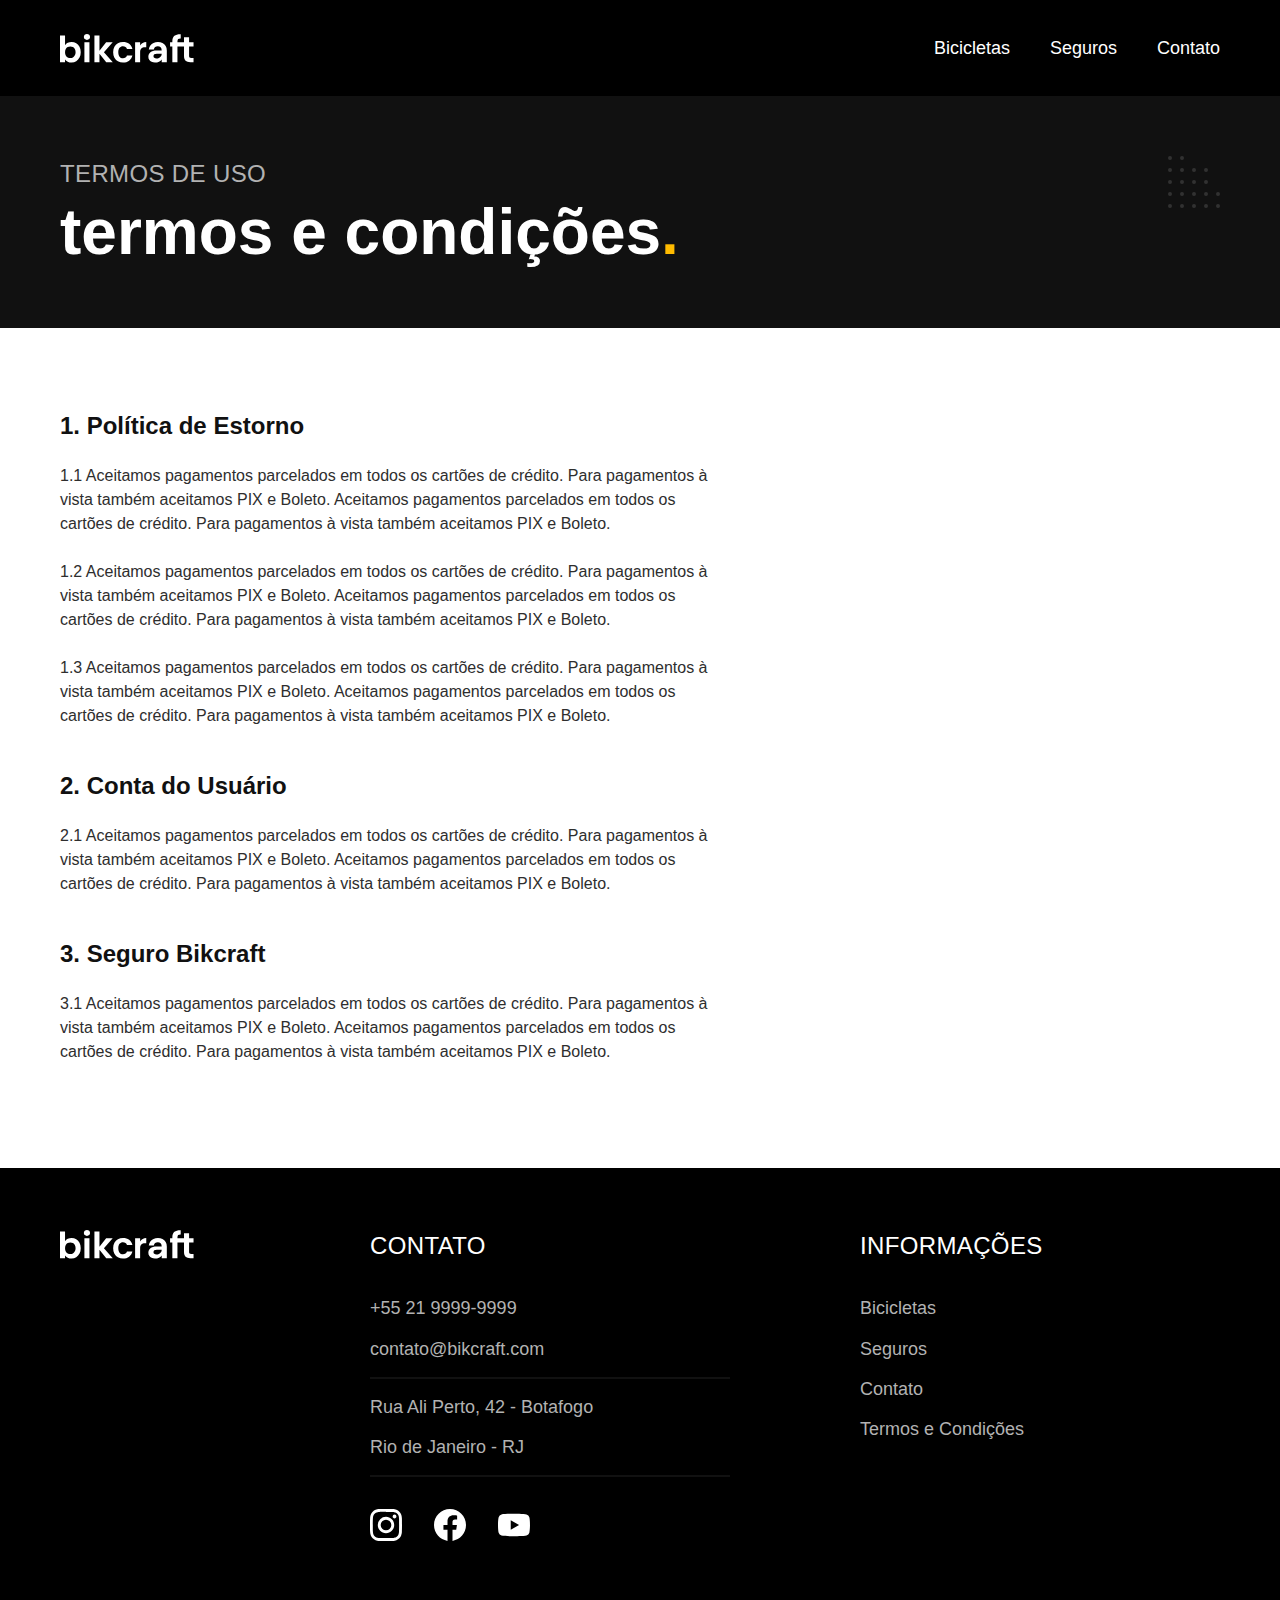
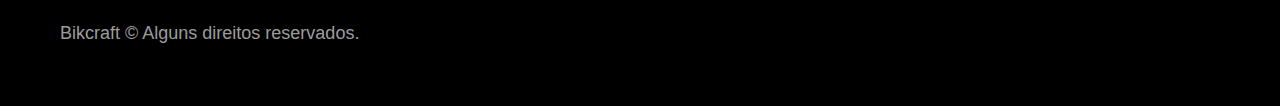
<file: termos.html>
<!DOCTYPE html>
<html lang="pt-br">

<head>
  <meta charset="UTF-8">
  <meta name="viewport" content="width=device-width, initial-scale=1.0">

  <title>Termos e Condições | Bikcraft</title>
  <meta name="description" content="Termos e condições.">

  <link rel="preload" href="./css/style.css" as="style">
  <link rel="stylesheet" href="./css/style.css">
</head>

<body id="termos">
  <header class="header-bg">
    <div class="header container">
      <a href="./">
        <img src="./img/bikcraft.svg" alt="Bikcraft">
      </a>

      <nav aria-label="primaria">
        <ul class="header-menu font-1-m cor-0">
          <li><a href="./bicicletas.html">Bicicletas</a></li>
          <li><a href="./seguros.html">Seguros</a></li>
          <li><a href="./contato.html">Contato</a></li>
        </ul>
      </nav>
    </div>
  </header>

  <main>
    <div class="titulo-bg">
      <div class="titulo container">
        <p class="font-2-l-b cor-5">Termos de uso</p>
        <h1 class="font-1-xxl cor-0">termos e condições<span class="cor-p1">.</span></h1>
      </div>
    </div>

    <div class="termos font-2-s cor-10 container">
      <h2 class="font-1-l cor-11">1. Política de Estorno</h2>
      <p>1.1 Aceitamos pagamentos parcelados em todos os cartões de crédito. Para pagamentos à vista também aceitamos PIX e Boleto. Aceitamos pagamentos parcelados em todos os cartões de crédito. Para pagamentos à vista também aceitamos PIX e Boleto.</p>
      <p>1.2 Aceitamos pagamentos parcelados em todos os cartões de crédito. Para pagamentos à vista também aceitamos PIX e Boleto. Aceitamos pagamentos parcelados em todos os cartões de crédito. Para pagamentos à vista também aceitamos PIX e Boleto.</p>
      <p>1.3 Aceitamos pagamentos parcelados em todos os cartões de crédito. Para pagamentos à vista também aceitamos PIX e Boleto. Aceitamos pagamentos parcelados em todos os cartões de crédito. Para pagamentos à vista também aceitamos PIX e Boleto.</p>
      <h2 class="font-1-l cor-11">2. Conta do Usuário</h2>
      <p>2.1 Aceitamos pagamentos parcelados em todos os cartões de crédito. Para pagamentos à vista também aceitamos PIX e Boleto. Aceitamos pagamentos parcelados em todos os cartões de crédito. Para pagamentos à vista também aceitamos PIX e Boleto.</p>
      <h2 class="font-1-l cor-11">3. Seguro Bikcraft</h2>
      <p>3.1 Aceitamos pagamentos parcelados em todos os cartões de crédito. Para pagamentos à vista também aceitamos PIX e Boleto. Aceitamos pagamentos parcelados em todos os cartões de crédito. Para pagamentos à vista também aceitamos PIX e Boleto.</p>
    </div>
  </main>

  <footer class="footer-bg">
    <div class="footer container">
      <img src="./img/bikcraft.svg" alt="Bikcraft">
      <div class="footer-contato">
        <h3 class="font-2-l-b cor-0">Contato</h3>
        <ul class="font-2-m cor-5">
          <li><a href="tel:+552199999999">+55 21 9999-9999</a></li>
          <li><a href="mailto:contato@bikcraft.com">contato@bikcraft.com</a></li>
          <li>Rua Ali Perto, 42 - Botafogo</li>
          <li>Rio de Janeiro - RJ</li>
        </ul>
        <div class="footer-redes">
          <a href="./">
            <img src="./img/redes/instagram.svg" alt="Instagram">
          </a>
          <a href="./">
            <img src="./img/redes/facebook.svg" alt="Facebook">
          </a>
          <a href="./">
            <img src="./img/redes/youtube.svg" alt="Youtube">
          </a>
        </div>
      </div>
      <div class="footer-informacoes">
        <h3 class="font-2-l-b cor-0">Informações</h3>
        <nav>
          <ul class="font-1-m cor-5">
            <li><a href="./bicicletas.html">Bicicletas</a></li>
            <li><a href="./seguros.html">Seguros</a></li>
            <li><a href="./contato.html">Contato</a></li>
            <li><a href="./termos.html">Termos e Condições</a></li>
          </ul>
        </nav>
      </div>
      <p class="footer-copy font-2-m cor-6">Bikcraft © Alguns direitos reservados.</p>
    </div>
  </footer>
</body>

</html>
</file>
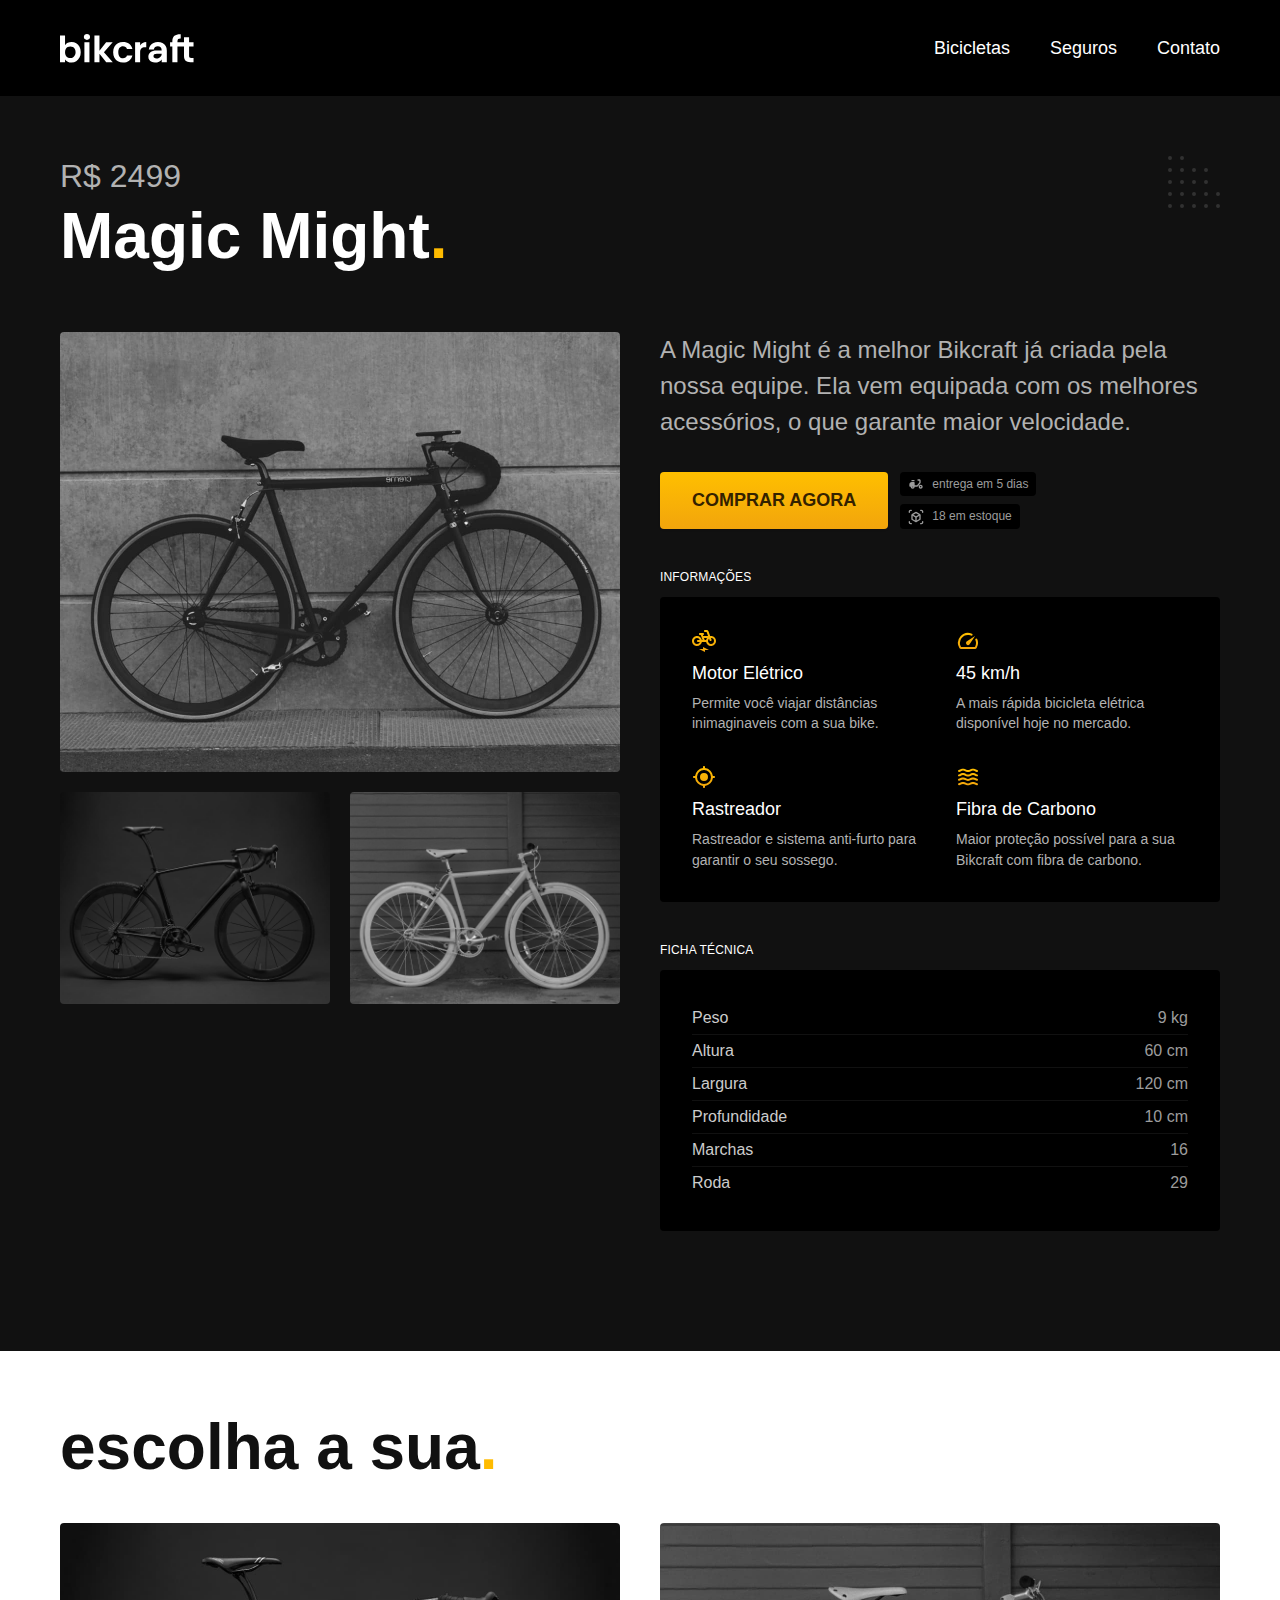
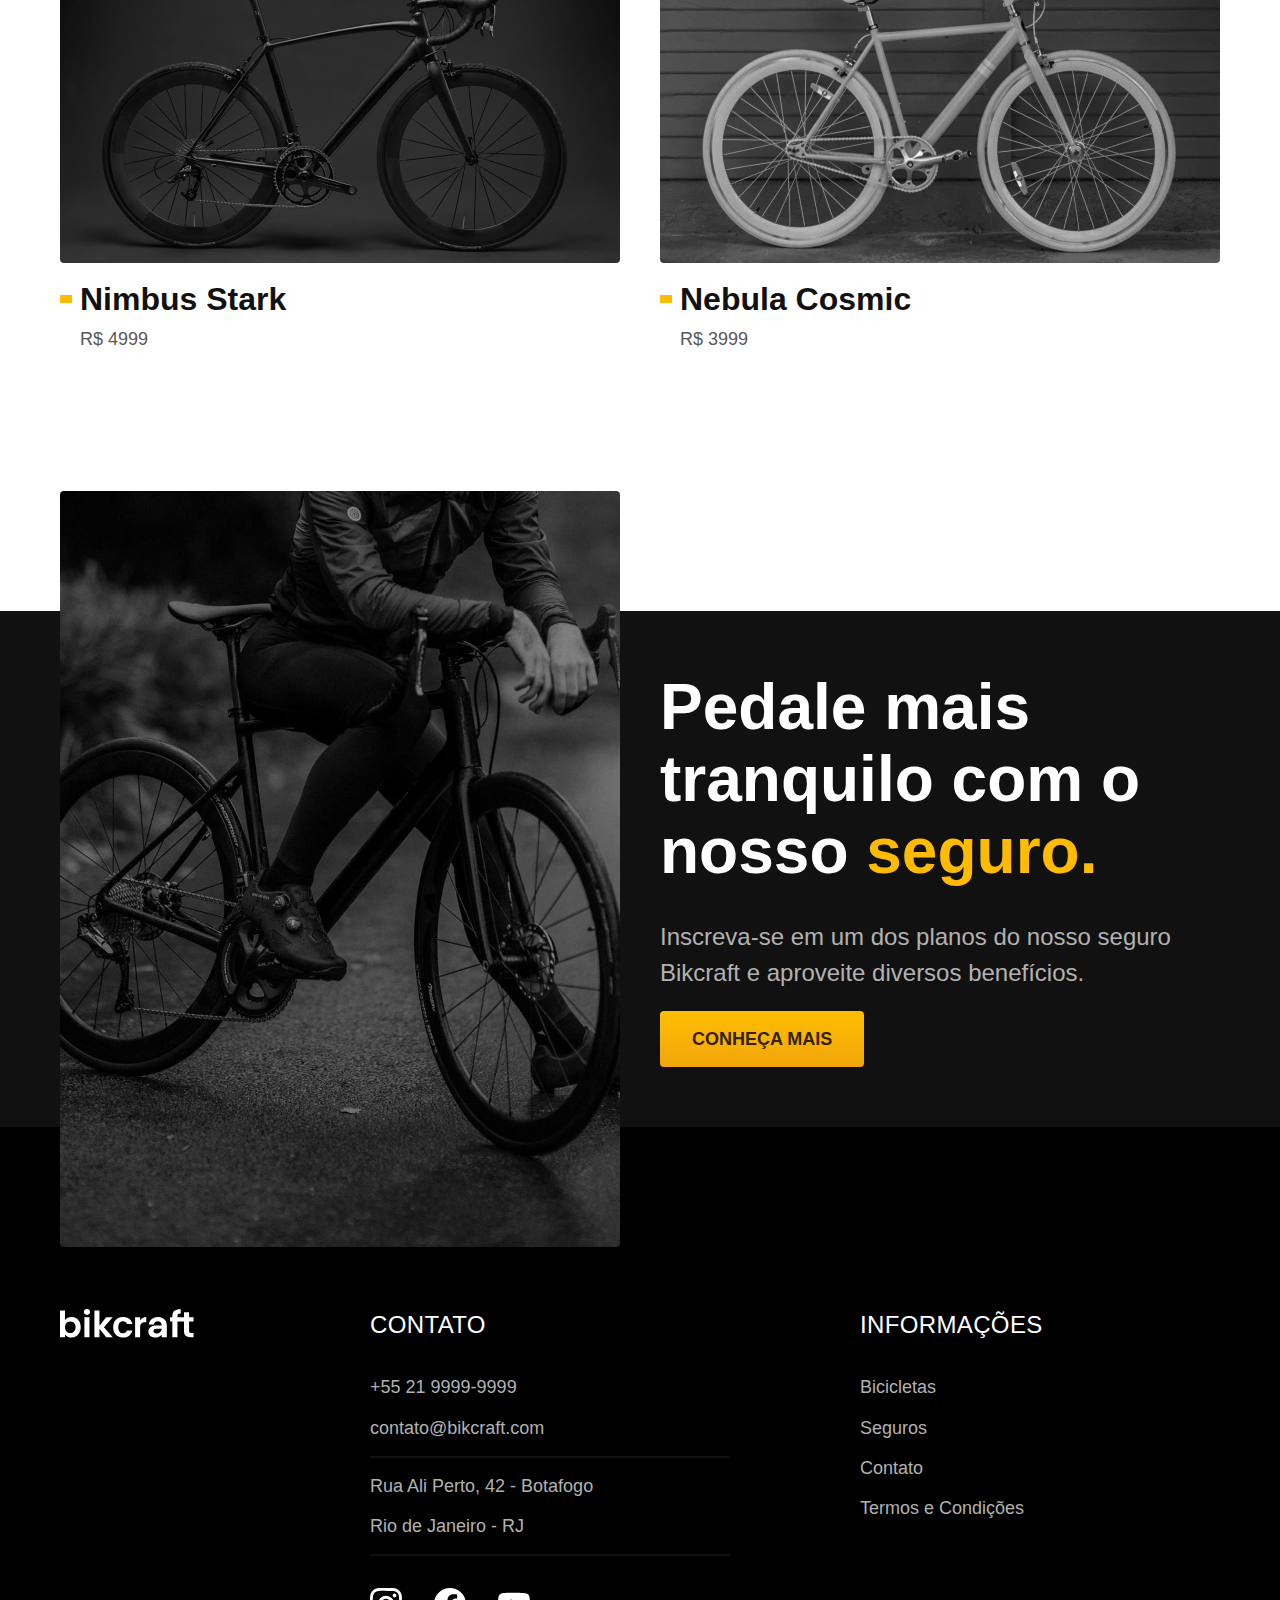
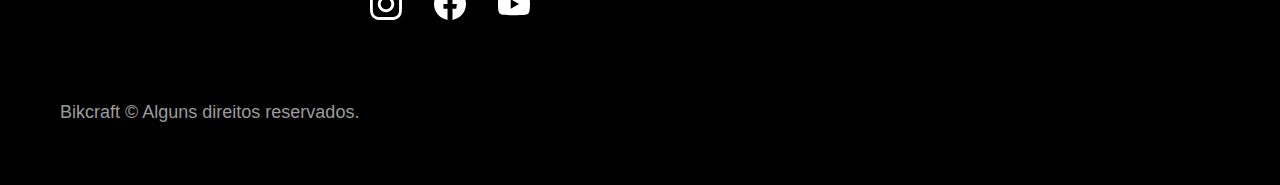
<file: bicicletas/magic.html>
<!DOCTYPE html>
<html lang="pt-br">

<head>
  <meta charset="UTF-8">
  <meta name="viewport" content="width=device-width, initial-scale=1.0">

  <title>Magic | Bikcraft</title>
  <meta name="description" content="Magic.">

  <link rel="preload" href="../css/style.css" as="style">
  <link rel="stylesheet" href="../css/style.css">
</head>

<body id="bicicleta">
  <header class="header-bg">
    <div class="header container">
      <a href="../">
        <img src="../img/bikcraft.svg" alt="Bikcraft">
      </a>

      <nav aria-label="primaria">
        <ul class="header-menu font-1-m cor-0">
          <li><a href="../bicicletas.html">Bicicletas</a></li>
          <li><a href="../seguros.html">Seguros</a></li>
          <li><a href="../contato.html">Contato</a></li>
        </ul>
      </nav>
    </div>
  </header>

  <main class="titulo-bg">
    <div>
      <div class="titulo container">
        <p class="font-2-xl cor-5">R$ 2499</p>
        <h1 class="font-1-xxl cor-0">Magic Might<span class="cor-p1">.</span></h1>
      </div>
    </div>
    <div class="bicicleta container">
      <div class="bicicleta-imagens">
        <img src="../img/bicicleta/nimbus2.jpg" alt="">
        <img src="../img/bicicleta/nimbus1.jpg" alt="">
        <img src="../img/bicicleta/nimbus3.jpg" alt="">
      </div>
      <div class="bicicleta-conteudo">
        <p class="font-2-l cor-5">A Magic Might é a melhor Bikcraft já criada pela nossa equipe. Ela vem equipada com os melhores acessórios, o que garante maior velocidade.</p>
        <div class="bicicleta-comprar">
          <a class="botao" href="../orcamento.html">Comprar Agora</a>
          <span class="font-1-xs cor-6"><img src="../img/icones/entrega.svg" alt=""> entrega em 5 dias</span>
          <span class="font-1-xs cor-6"><img src="../img/icones/estoque.svg" alt=""> 18 em estoque</span>
        </div>

        <h2 class="font-1-xs cor-0">Informações</h2>
        <ul class="bicicleta-informacoes">
          <li>
            <img src="../img/icones/eletrica.svg" alt="">
            <h3 class="font-1-m cor-0">Motor Elétrico</h3>
            <p class="font-2-xs cor-5">Permite você viajar distâncias inimaginaveis com a sua bike.</p>
          </li>
          <li>
            <img src="../img/icones/velocidade.svg" alt="">
            <h3 class="font-1-m cor-0">45 km/h</h3>
            <p class="font-2-xs cor-5">A mais rápida bicicleta elétrica disponível hoje no mercado.</p>
          </li>
          <li>
            <img src="../img/icones/rastreador.svg" alt="">
            <h3 class="font-1-m cor-0">Rastreador</h3>
            <p class="font-2-xs cor-5">Rastreador e sistema anti-furto para garantir o seu sossego.</p>
          </li>
          <li>
            <img src="../img/icones/carbono.svg" alt="">
            <h3 class="font-1-m cor-0">Fibra de Carbono</h3>
            <p class="font-2-xs cor-5">Maior proteção possível para a sua Bikcraft com fibra de carbono.</p>
          </li>
        </ul>
        <h2 class="font-1-xs cor-0">Ficha Técnica</h2>
        <ul class="bicicleta-ficha font-2-s cor-4">
          <li>Peso <span>9 kg</span></li>
          <li>Altura <span>60 cm</span></li>
          <li>Largura <span>120 cm</span></li>
          <li>Profundidade <span>10 cm</span></li>
          <li>Marchas <span>16</span></li>
          <li>Roda <span>29</span></li>
        </ul>
      </div>
    </div>
  </main>

  <article class="bicicletas-lista container">
    <h2 class="font-1-xxl">escolha a sua<span class="cor-p1">.</span></h2>

    <ul>
      <li>
        <a href="./nimbus.html">
          <img src="../img/bicicletas/nimbus.jpg" alt="Bicicleta preta">
          <h3 class="font-1-xl">Nimbus Stark</h3>
          <span class="font-2-m cor-8">R$ 4999</span>
        </a>
      </li>
      <li>
        <a href="./nebula.html">
          <img src="../img/bicicletas/nebula.jpg" alt="Bicicleta preta">
          <h3 class="font-1-xl">Nebula Cosmic</h3>
          <span class="font-2-m cor-8">R$ 3999</span>
        </a>
      </li>
    </ul>
  </article>

  <article class="seguro-bg">
    <div class="seguro container">
      <div class="seguro-imagem">
        <img src="../img/fotos/seguros.jpg" alt="Pessoa parada em cima de uma bicicleta.">
      </div>
      <div class="seguro-conteudo">
        <h2 class="font-1-xxl cor-0">Pedale mais tranquilo com o nosso <span class="cor-p1">seguro.</span></h2>
        <p class="font-2-l cor-5">Inscreva-se em um dos planos do nosso seguro Bikcraft e aproveite diversos benefícios.</p>
        <a class="botao" href="../seguros.html">Conheça Mais</a>
      </div>
    </div>
  </article>

  <footer class="footer-bg">
    <div class="footer container">
      <img src="../img/bikcraft.svg" alt="Bikcraft">
      <div class="footer-contato">
        <h3 class="font-2-l-b cor-0">Contato</h3>
        <ul class="font-2-m cor-5">
          <li><a href="tel:+552199999999">+55 21 9999-9999</a></li>
          <li><a href="mailto:contato@bikcraft.com">contato@bikcraft.com</a></li>
          <li>Rua Ali Perto, 42 - Botafogo</li>
          <li>Rio de Janeiro - RJ</li>
        </ul>
        <div class="footer-redes">
          <a href="../">
            <img src="../img/redes/instagram.svg" alt="Instagram">
          </a>
          <a href="../">
            <img src="../img/redes/facebook.svg" alt="Facebook">
          </a>
          <a href="../">
            <img src="../img/redes/youtube.svg" alt="Youtube">
          </a>
        </div>
      </div>
      <div class="footer-informacoes">
        <h3 class="font-2-l-b cor-0">Informações</h3>
        <nav>
          <ul class="font-1-m cor-5">
            <li><a href="../bicicletas.html">Bicicletas</a></li>
            <li><a href="../seguros.html">Seguros</a></li>
            <li><a href="../contato.html">Contato</a></li>
            <li><a href="../termos.html">Termos e Condições</a></li>
          </ul>
        </nav>
      </div>
      <p class="footer-copy font-2-m cor-6">Bikcraft © Alguns direitos reservados.</p>
    </div>
  </footer>
</body>

</html>
</file>
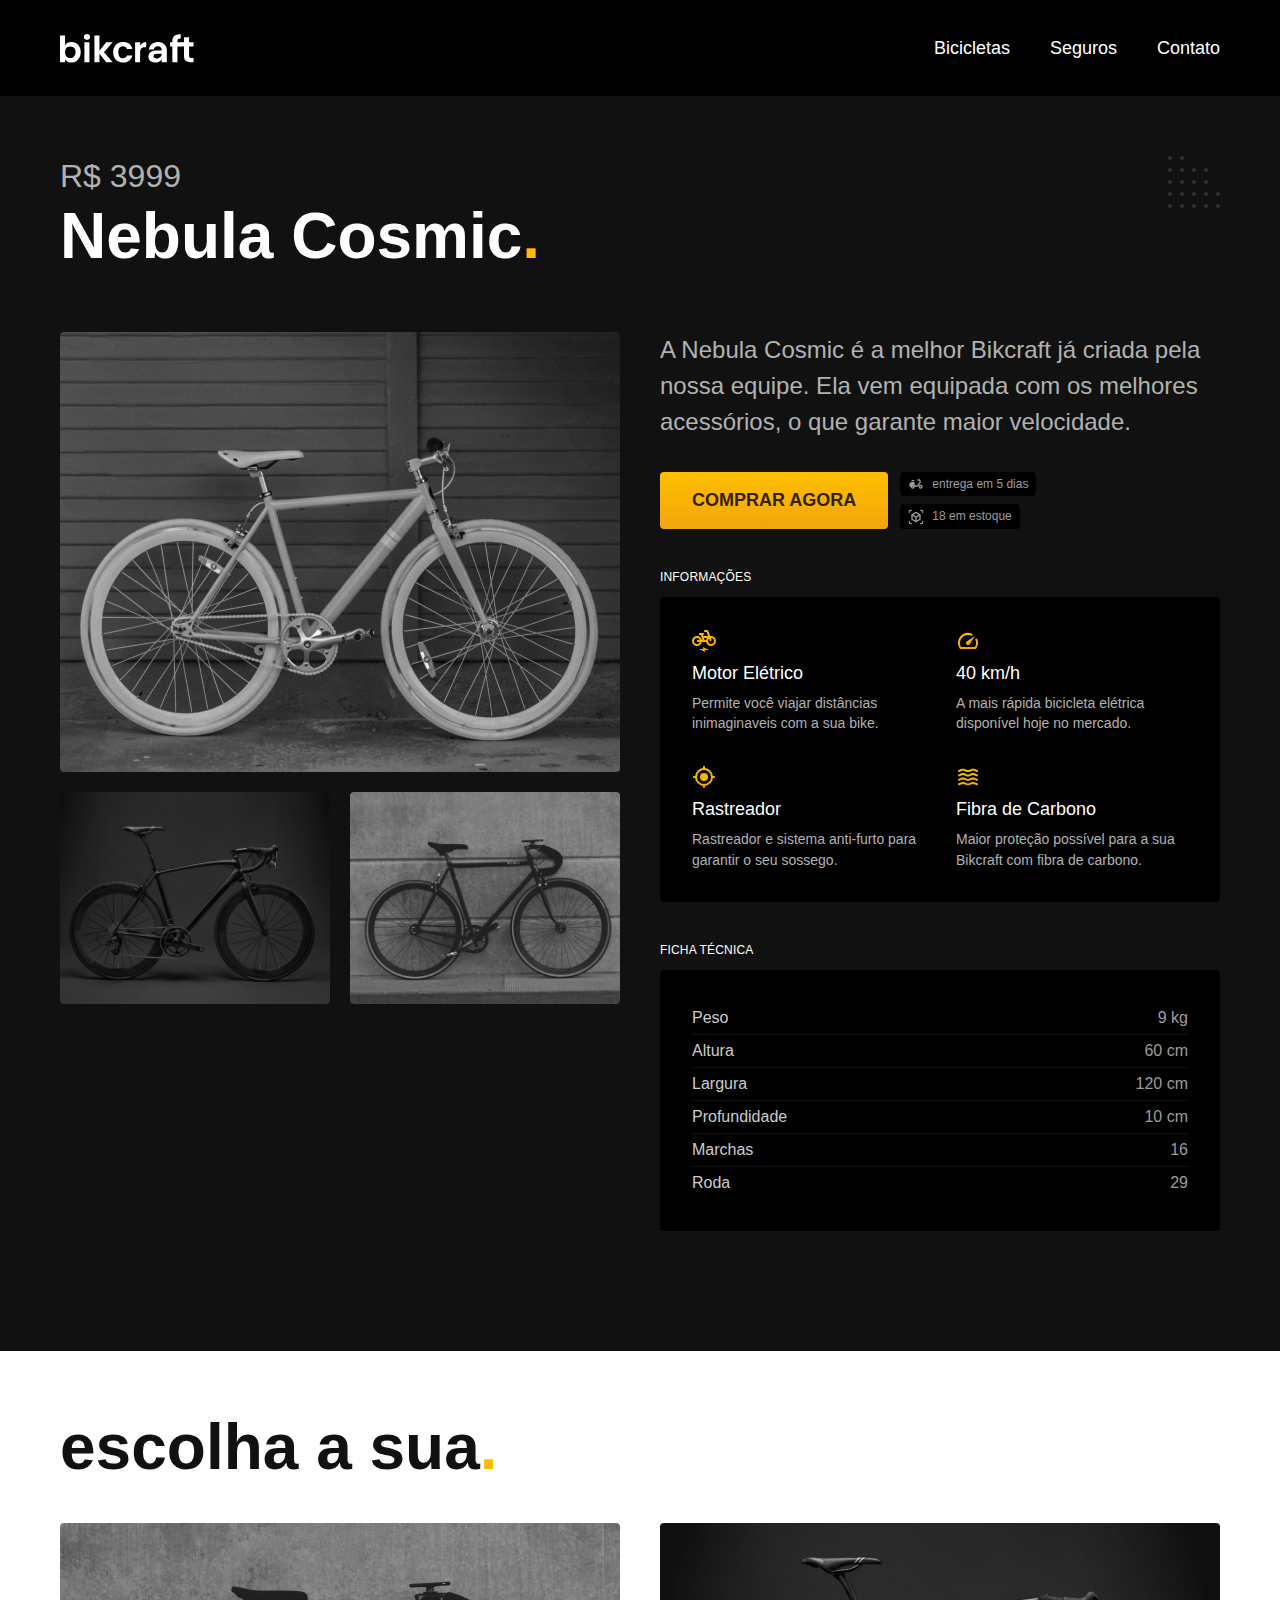
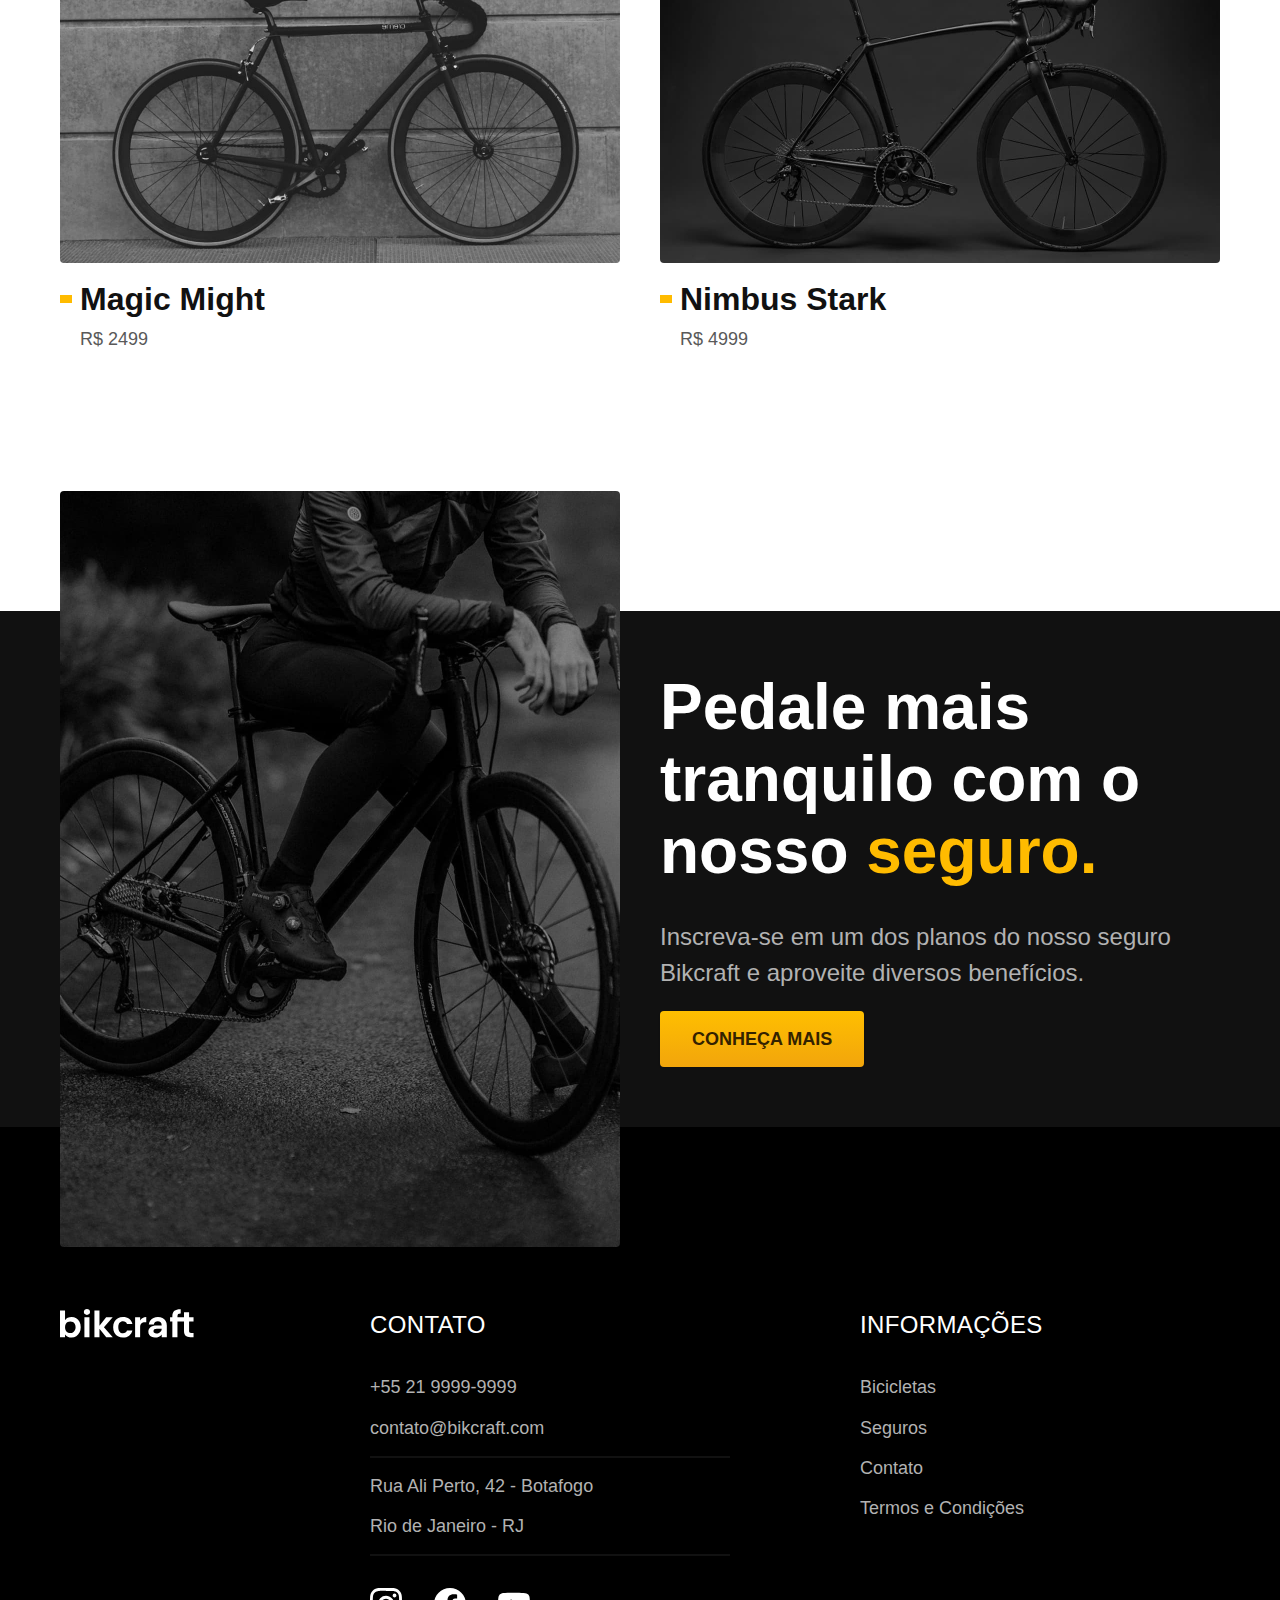
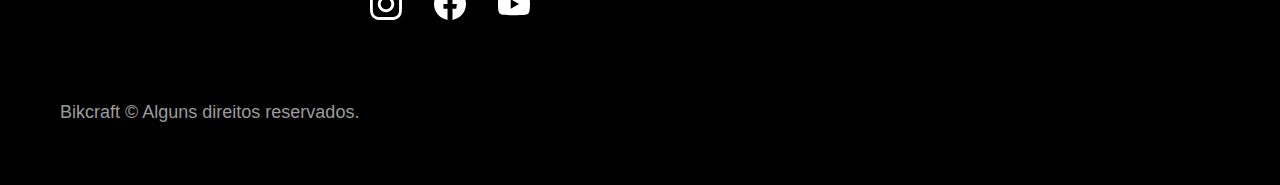
<file: bicicletas/nebula.html>
<!DOCTYPE html>
<html lang="pt-br">

<head>
  <meta charset="UTF-8">
  <meta name="viewport" content="width=device-width, initial-scale=1.0">

  <title>Nebula | Bikcraft</title>
  <meta name="description" content="Nebula.">

  <link rel="preload" href="../css/style.css" as="style">
  <link rel="stylesheet" href="../css/style.css">
</head>

<body id="bicicleta">
  <header class="header-bg">
    <div class="header container">
      <a href="../">
        <img src="../img/bikcraft.svg" alt="Bikcraft">
      </a>

      <nav aria-label="primaria">
        <ul class="header-menu font-1-m cor-0">
          <li><a href="../bicicletas.html">Bicicletas</a></li>
          <li><a href="../seguros.html">Seguros</a></li>
          <li><a href="../contato.html">Contato</a></li>
        </ul>
      </nav>
    </div>
  </header>

  <main class="titulo-bg">
    <div>
      <div class="titulo container">
        <p class="font-2-xl cor-5">R$ 3999</p>
        <h1 class="font-1-xxl cor-0">Nebula Cosmic<span class="cor-p1">.</span></h1>
      </div>
    </div>
    <div class="bicicleta container">
      <div class="bicicleta-imagens">
        <img src="../img/bicicleta/nimbus3.jpg" alt="">
        <img src="../img/bicicleta/nimbus1.jpg" alt="">
        <img src="../img/bicicleta/nimbus2.jpg" alt="">
      </div>
      <div class="bicicleta-conteudo">
        <p class="font-2-l cor-5">A Nebula Cosmic é a melhor Bikcraft já criada pela nossa equipe. Ela vem equipada com os melhores acessórios, o que garante maior velocidade.</p>
        <div class="bicicleta-comprar">
          <a class="botao" href="../orcamento.html">Comprar Agora</a>
          <span class="font-1-xs cor-6"><img src="../img/icones/entrega.svg" alt=""> entrega em 5 dias</span>
          <span class="font-1-xs cor-6"><img src="../img/icones/estoque.svg" alt=""> 18 em estoque</span>
        </div>

        <h2 class="font-1-xs cor-0">Informações</h2>
        <ul class="bicicleta-informacoes">
          <li>
            <img src="../img/icones/eletrica.svg" alt="">
            <h3 class="font-1-m cor-0">Motor Elétrico</h3>
            <p class="font-2-xs cor-5">Permite você viajar distâncias inimaginaveis com a sua bike.</p>
          </li>
          <li>
            <img src="../img/icones/velocidade.svg" alt="">
            <h3 class="font-1-m cor-0">40 km/h</h3>
            <p class="font-2-xs cor-5">A mais rápida bicicleta elétrica disponível hoje no mercado.</p>
          </li>
          <li>
            <img src="../img/icones/rastreador.svg" alt="">
            <h3 class="font-1-m cor-0">Rastreador</h3>
            <p class="font-2-xs cor-5">Rastreador e sistema anti-furto para garantir o seu sossego.</p>
          </li>
          <li>
            <img src="../img/icones/carbono.svg" alt="">
            <h3 class="font-1-m cor-0">Fibra de Carbono</h3>
            <p class="font-2-xs cor-5">Maior proteção possível para a sua Bikcraft com fibra de carbono.</p>
          </li>
        </ul>
        <h2 class="font-1-xs cor-0">Ficha Técnica</h2>
        <ul class="bicicleta-ficha font-2-s cor-4">
          <li>Peso <span>9 kg</span></li>
          <li>Altura <span>60 cm</span></li>
          <li>Largura <span>120 cm</span></li>
          <li>Profundidade <span>10 cm</span></li>
          <li>Marchas <span>16</span></li>
          <li>Roda <span>29</span></li>
        </ul>
      </div>
    </div>
  </main>

  <article class="bicicletas-lista container">
    <h2 class="font-1-xxl">escolha a sua<span class="cor-p1">.</span></h2>

    <ul>
      <li>
        <a href="./magic.html">
          <img src="../img/bicicletas/magic.jpg" alt="Bicicleta preta">
          <h3 class="font-1-xl">Magic Might</h3>
          <span class="font-2-m cor-8">R$ 2499</span>
        </a>
      </li>
      <li>
        <a href="./nimbus.html">
          <img src="../img/bicicletas/nimbus.jpg" alt="Bicicleta preta">
          <h3 class="font-1-xl">Nimbus Stark</h3>
          <span class="font-2-m cor-8">R$ 4999</span>
        </a>
      </li>
    </ul>
  </article>

  <article class="seguro-bg">
    <div class="seguro container">
      <div class="seguro-imagem">
        <img src="../img/fotos/seguros.jpg" alt="Pessoa parada em cima de uma bicicleta.">
      </div>
      <div class="seguro-conteudo">
        <h2 class="font-1-xxl cor-0">Pedale mais tranquilo com o nosso <span class="cor-p1">seguro.</span></h2>
        <p class="font-2-l cor-5">Inscreva-se em um dos planos do nosso seguro Bikcraft e aproveite diversos benefícios.</p>
        <a class="botao" href="../seguros.html">Conheça Mais</a>
      </div>
    </div>
  </article>

  <footer class="footer-bg">
    <div class="footer container">
      <img src="../img/bikcraft.svg" alt="Bikcraft">
      <div class="footer-contato">
        <h3 class="font-2-l-b cor-0">Contato</h3>
        <ul class="font-2-m cor-5">
          <li><a href="tel:+552199999999">+55 21 9999-9999</a></li>
          <li><a href="mailto:contato@bikcraft.com">contato@bikcraft.com</a></li>
          <li>Rua Ali Perto, 42 - Botafogo</li>
          <li>Rio de Janeiro - RJ</li>
        </ul>
        <div class="footer-redes">
          <a href="../">
            <img src="../img/redes/instagram.svg" alt="Instagram">
          </a>
          <a href="../">
            <img src="../img/redes/facebook.svg" alt="Facebook">
          </a>
          <a href="../">
            <img src="../img/redes/youtube.svg" alt="Youtube">
          </a>
        </div>
      </div>
      <div class="footer-informacoes">
        <h3 class="font-2-l-b cor-0">Informações</h3>
        <nav>
          <ul class="font-1-m cor-5">
            <li><a href="../bicicletas.html">Bicicletas</a></li>
            <li><a href="../seguros.html">Seguros</a></li>
            <li><a href="../contato.html">Contato</a></li>
            <li><a href="../termos.html">Termos e Condições</a></li>
          </ul>
        </nav>
      </div>
      <p class="footer-copy font-2-m cor-6">Bikcraft © Alguns direitos reservados.</p>
    </div>
  </footer>
</body>

</html>
</file>
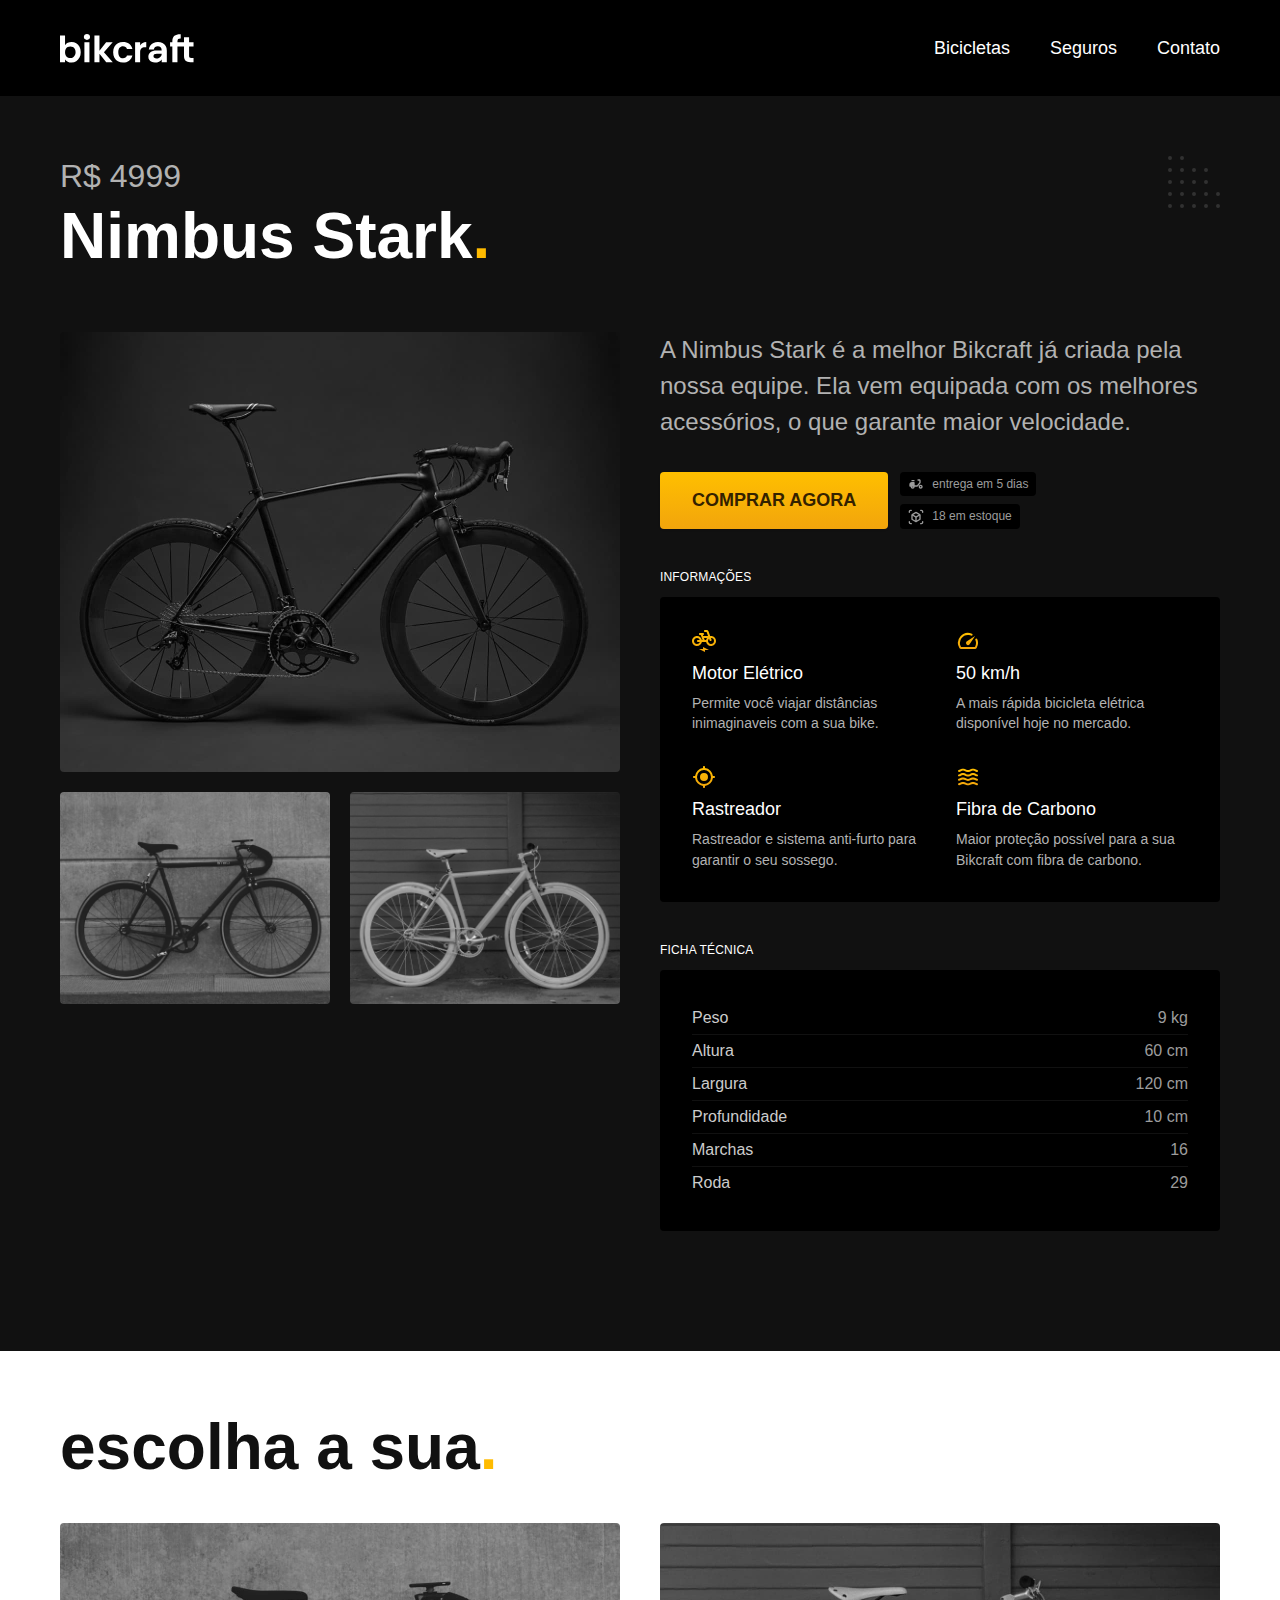
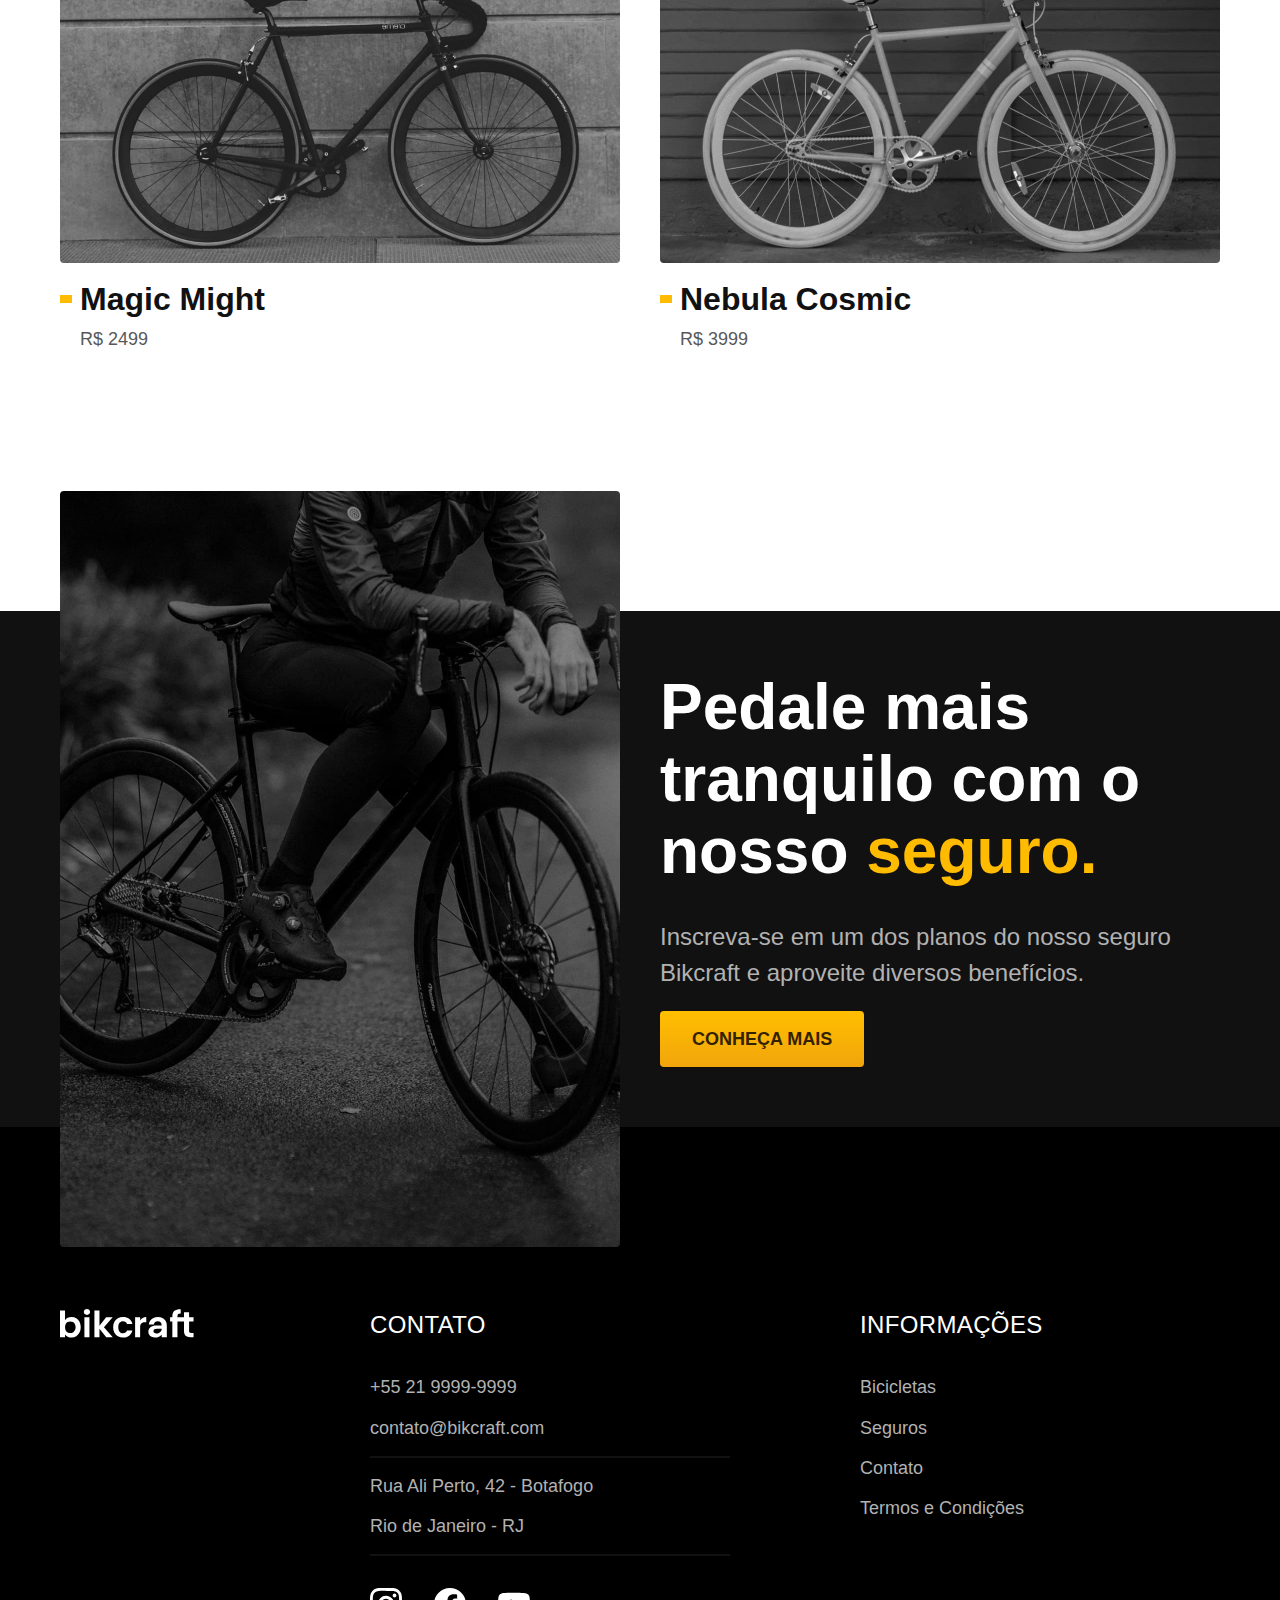
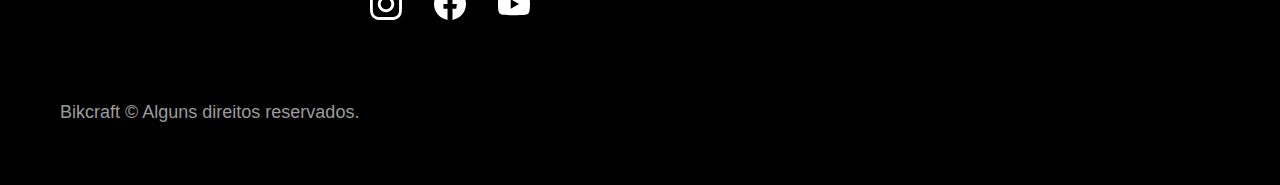
<file: bicicletas/nimbus.html>
<!DOCTYPE html>
<html lang="pt-br">

<head>
  <meta charset="UTF-8">
  <meta name="viewport" content="width=device-width, initial-scale=1.0">

  <title>Nimbus | Bikcraft</title>
  <meta name="description" content="Nimbus.">

  <link rel="preload" href="../css/style.css" as="style">
  <link rel="stylesheet" href="../css/style.css">
</head>

<body id="bicicleta">
  <header class="header-bg">
    <div class="header container">
      <a href="../">
        <img src="../img/bikcraft.svg" alt="Bikcraft">
      </a>

      <nav aria-label="primaria">
        <ul class="header-menu font-1-m cor-0">
          <li><a href="../bicicletas.html">Bicicletas</a></li>
          <li><a href="../seguros.html">Seguros</a></li>
          <li><a href="../contato.html">Contato</a></li>
        </ul>
      </nav>
    </div>
  </header>

  <main class="titulo-bg">
    <div>
      <div class="titulo container">
        <p class="font-2-xl cor-5">R$ 4999</p>
        <h1 class="font-1-xxl cor-0">Nimbus Stark<span class="cor-p1">.</span></h1>
      </div>
    </div>
    <div class="bicicleta container">
      <div class="bicicleta-imagens">
        <img src="../img/bicicleta/nimbus1.jpg" alt="">
        <img src="../img/bicicleta/nimbus2.jpg" alt="">
        <img src="../img/bicicleta/nimbus3.jpg" alt="">
      </div>
      <div class="bicicleta-conteudo">
        <p class="font-2-l cor-5">A Nimbus Stark é a melhor Bikcraft já criada pela nossa equipe. Ela vem equipada com os melhores acessórios, o que garante maior velocidade.</p>
        <div class="bicicleta-comprar">
          <a class="botao" href="../orcamento.html">Comprar Agora</a>
          <span class="font-1-xs cor-6"><img src="../img/icones/entrega.svg" alt=""> entrega em 5 dias</span>
          <span class="font-1-xs cor-6"><img src="../img/icones/estoque.svg" alt=""> 18 em estoque</span>
        </div>

        <h2 class="font-1-xs cor-0">Informações</h2>
        <ul class="bicicleta-informacoes">
          <li>
            <img src="../img/icones/eletrica.svg" alt="">
            <h3 class="font-1-m cor-0">Motor Elétrico</h3>
            <p class="font-2-xs cor-5">Permite você viajar distâncias inimaginaveis com a sua bike.</p>
          </li>
          <li>
            <img src="../img/icones/velocidade.svg" alt="">
            <h3 class="font-1-m cor-0">50 km/h</h3>
            <p class="font-2-xs cor-5">A mais rápida bicicleta elétrica disponível hoje no mercado.</p>
          </li>
          <li>
            <img src="../img/icones/rastreador.svg" alt="">
            <h3 class="font-1-m cor-0">Rastreador</h3>
            <p class="font-2-xs cor-5">Rastreador e sistema anti-furto para garantir o seu sossego.</p>
          </li>
          <li>
            <img src="../img/icones/carbono.svg" alt="">
            <h3 class="font-1-m cor-0">Fibra de Carbono</h3>
            <p class="font-2-xs cor-5">Maior proteção possível para a sua Bikcraft com fibra de carbono.</p>
          </li>
        </ul>
        <h2 class="font-1-xs cor-0">Ficha Técnica</h2>
        <ul class="bicicleta-ficha font-2-s cor-4">
          <li>Peso <span>9 kg</span></li>
          <li>Altura <span>60 cm</span></li>
          <li>Largura <span>120 cm</span></li>
          <li>Profundidade <span>10 cm</span></li>
          <li>Marchas <span>16</span></li>
          <li>Roda <span>29</span></li>
        </ul>
      </div>
    </div>
  </main>

  <article class="bicicletas-lista container">
    <h2 class="font-1-xxl">escolha a sua<span class="cor-p1">.</span></h2>

    <ul>
      <li>
        <a href="./magic.html">
          <img src="../img/bicicletas/magic.jpg" alt="Bicicleta preta">
          <h3 class="font-1-xl">Magic Might</h3>
          <span class="font-2-m cor-8">R$ 2499</span>
        </a>
      </li>
      <li>
        <a href="./nebula.html">
          <img src="../img/bicicletas/nebula.jpg" alt="Bicicleta preta">
          <h3 class="font-1-xl">Nebula Cosmic</h3>
          <span class="font-2-m cor-8">R$ 3999</span>
        </a>
      </li>
    </ul>
  </article>

  <article class="seguro-bg">
    <div class="seguro container">
      <div class="seguro-imagem">
        <img src="../img/fotos/seguros.jpg" alt="Pessoa parada em cima de uma bicicleta.">
      </div>
      <div class="seguro-conteudo">
        <h2 class="font-1-xxl cor-0">Pedale mais tranquilo com o nosso <span class="cor-p1">seguro.</span></h2>
        <p class="font-2-l cor-5">Inscreva-se em um dos planos do nosso seguro Bikcraft e aproveite diversos benefícios.</p>
        <a class="botao" href="../seguros.html">Conheça Mais</a>
      </div>
    </div>
  </article>

  <footer class="footer-bg">
    <div class="footer container">
      <img src="../img/bikcraft.svg" alt="Bikcraft">
      <div class="footer-contato">
        <h3 class="font-2-l-b cor-0">Contato</h3>
        <ul class="font-2-m cor-5">
          <li><a href="tel:+552199999999">+55 21 9999-9999</a></li>
          <li><a href="mailto:contato@bikcraft.com">contato@bikcraft.com</a></li>
          <li>Rua Ali Perto, 42 - Botafogo</li>
          <li>Rio de Janeiro - RJ</li>
        </ul>
        <div class="footer-redes">
          <a href="../">
            <img src="../img/redes/instagram.svg" alt="Instagram">
          </a>
          <a href="../">
            <img src="../img/redes/facebook.svg" alt="Facebook">
          </a>
          <a href="../">
            <img src="../img/redes/youtube.svg" alt="Youtube">
          </a>
        </div>
      </div>
      <div class="footer-informacoes">
        <h3 class="font-2-l-b cor-0">Informações</h3>
        <nav>
          <ul class="font-1-m cor-5">
            <li><a href="../bicicletas.html">Bicicletas</a></li>
            <li><a href="../seguros.html">Seguros</a></li>
            <li><a href="../contato.html">Contato</a></li>
            <li><a href="../termos.html">Termos e Condições</a></li>
          </ul>
        </nav>
      </div>
      <p class="footer-copy font-2-m cor-6">Bikcraft © Alguns direitos reservados.</p>
    </div>
  </footer>
</body>

</html>
</file>
<file: css/style.css>
@import "./global/global.css";
@import "./utilidades/tipografia.css";
@import "./utilidades/cores.css";

@import "./global/header.css";
@import "./global/footer.css";

/* Utilidades */
@import "./utilidades/componentes.css";
@import "./utilidades/formulario.css";

/* Home */
@import "./home/introducao.css";
@import "./home/tecnologia.css";
@import "./home/parceiros.css";
@import "./home/depoimento.css";

/* Bicicletas */
@import "./bicicletas/bicicletas-lista.css";
@import "./bicicletas/bicicletas.css";

/* Bicicleta */
@import "./bicicleta/bicicleta.css";
@import "./bicicleta/seguro.css";

/* Seguros */
@import "./seguros/seguros.css";
@import "./seguros/vantagens.css";
@import "./seguros/perguntas.css";

/* Contato */
@import "./contato/contato.css";
@import "./contato/lojas.css";

/* Contato */
@import "./orcamento/orcamento.css";

/* Termos */
@import "./termos/termos.css";
</file>
